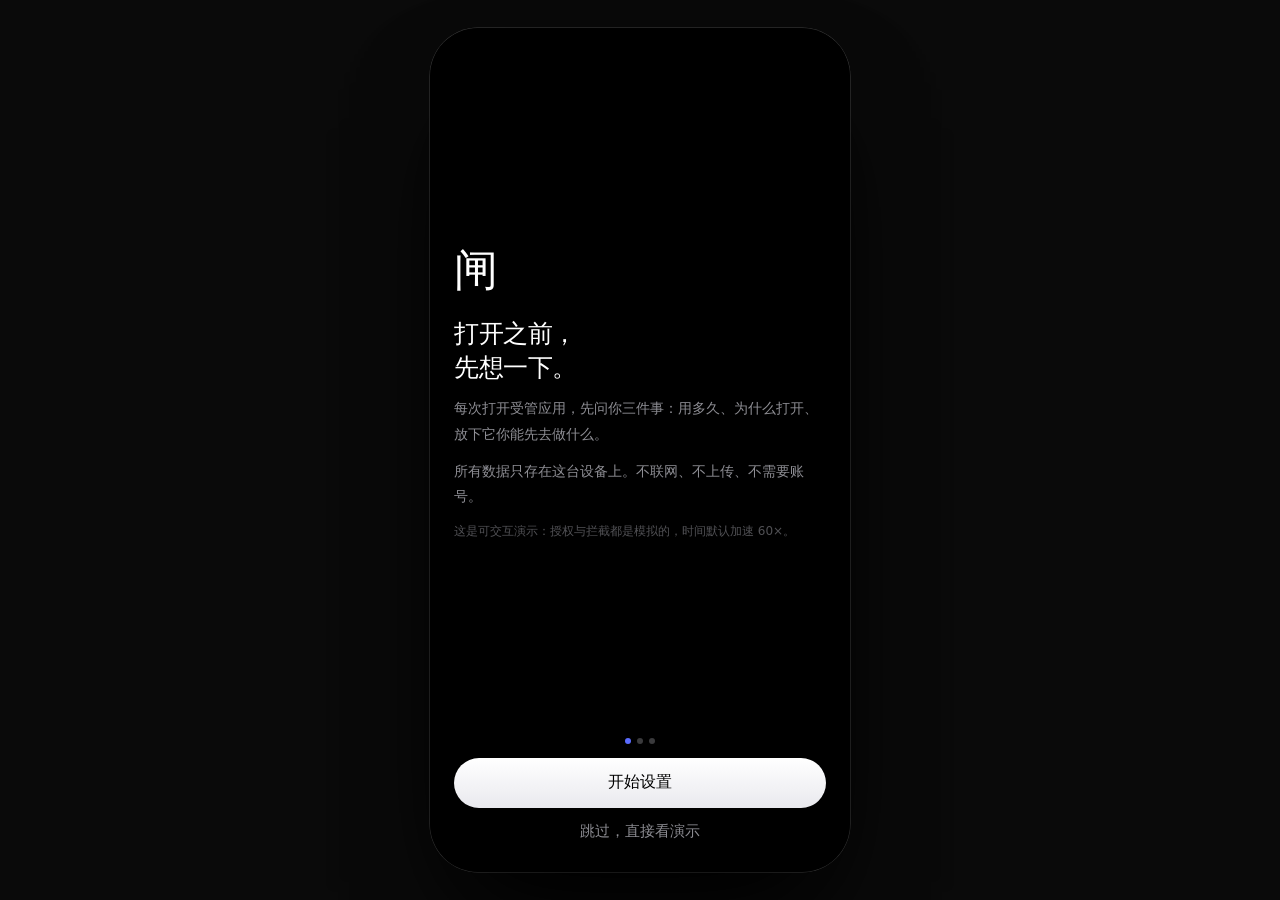
<file: demo/index.html>
<!DOCTYPE html>
<html lang="zh-CN" data-theme="dark">
<head>
<meta charset="utf-8">
<meta name="viewport" content="width=device-width, initial-scale=1, viewport-fit=cover">
<meta name="theme-color" content="#000000">
<meta name="color-scheme" content="dark light">
<title>闸 · TimeGate — 第一版演示</title>
<style>
/* ===========================================================
   闸 · TimeGate — Design tokens
   用色方式对齐 iOS 系统语义色（UIKit Semantic Colors）
   原则：90% 中性 + 1 个 tint，tint 面积 <5%
   =========================================================== */

:root {
  --font: -apple-system, BlinkMacSystemFont, "SF Pro Text", "Segoe UI",
          "PingFang SC", "HarmonyOS Sans SC", "Microsoft YaHei", system-ui, sans-serif;

  /* 圆角阶梯 —— iOS 分组卡片是 10~12，不是 24 */
  --r-xs: 8px;
  --r-sm: 10px;
  --r-md: 12px;
  --r-lg: 16px;
  --r-xl: 22px;
  --r-full: 999px;

  --ease-out:    cubic-bezier(.22,.78,.24,1);
  --ease-in-out: cubic-bezier(.65,0,.35,1);
  --ease-spring: cubic-bezier(.34,1.4,.64,1);

  --d1: .12s;
  --d2: .2s;
  --d3: .38s;
  --d4: .6s;

  /* 玻璃 */
  --glass-blur: 30px;
  --glass-mix: 74%;
  --bar-h: 64px;
}

/* ---------- 深色 ---------- */
html[data-theme="dark"] {
  --bg:        #000000;
  --surface:   #1C1C1E;
  --surface-2: #2C2C2E;
  --surface-3: #3A3A3C;

  --line:        rgba(84,84,88,.62);
  --line-strong: rgba(84,84,88,.95);

  --text-1: #FFFFFF;
  --text-2: rgba(235,235,245,.60);
  --text-3: rgba(235,235,245,.34);

  --tint:      #4E5CEC;
  --tint-on:   #5B6CFF;
  --tint-soft: rgba(91,108,255,.24);
  --tint-ink:  #FFFFFF;

  --danger: #FF453A;
  --warn:   #FF9F0A;

  --ring-track: rgba(120,120,128,.32);

  --btn-solid:    #FFFFFF;
  --btn-solid-ink:#000000;
  --btn-solid-hi: rgba(255,255,255,.55);

  --tab-idle: rgba(235,235,245,.50);

  color-scheme: dark;
}

/* ---------- 浅色 ---------- */
html[data-theme="light"] {
  --bg:        #F2F2F7;
  --surface:   #FFFFFF;
  --surface-2: #E9E9EE;
  --surface-3: #D6D6DC;

  --line:        rgba(60,60,67,.26);
  --line-strong: rgba(60,60,67,.42);

  --text-1: #000000;
  --text-2: rgba(60,60,67,.60);
  --text-3: rgba(60,60,67,.34);

  --tint:      #4655DB;
  --tint-on:   #3541C9;
  --tint-soft: rgba(70,85,219,.14);
  --tint-ink:  #FFFFFF;

  --danger: #FF3B30;
  --warn:   #C77700;

  --ring-track: rgba(120,120,128,.20);

  --btn-solid:    #000000;
  --btn-solid-ink:#FFFFFF;
  --btn-solid-hi: rgba(255,255,255,.20);

  --tab-idle: rgba(60,60,67,.52);

  color-scheme: light;
}

/* ===========================================================
   闸 · TimeGate — 界面样式（iOS 语义色 / 液态玻璃）
   =========================================================== */

*, *::before, *::after { box-sizing: border-box; }
html, body { height: 100%; }
body {
  margin: 0;
  background: var(--bg);
  color: var(--text-1);
  font-family: var(--font);
  font-size: 15px;
  line-height: 1.5;
  -webkit-font-smoothing: antialiased;
  text-rendering: optimizeLegibility;
  overscroll-behavior: none;
}
button { font: inherit; color: inherit; }
h1, h2, p { margin: 0; }

.num { font-variant-numeric: tabular-nums; font-feature-settings: "tnum" 1; }
.t-3 { color: var(--text-3); font-size: 13px; }

/* ---------- 外壳 ---------- */
#app { position: relative; height: 100dvh; overflow: hidden; background: var(--bg); }

#screens {
  height: 100%;
  overflow-y: auto;
  -webkit-overflow-scrolling: touch;
  padding: calc(env(safe-area-inset-top) + 16px) 20px calc(96px + env(safe-area-inset-bottom));
  scrollbar-width: none;
}
#screens::-webkit-scrollbar { display: none; }

.screen { display: none; animation: screen-in .32s var(--ease-out); }
.screen.is-active { display: block; }
@keyframes screen-in { from { opacity: 0; transform: translateY(5px); } to { opacity: 1; transform: none; } }

@media (min-width: 780px) {
  body { display: grid; place-items: center; background: #0A0A0A; }
  #app {
    width: 420px;
    height: min(880px, calc(100dvh - 56px));
    border-radius: 48px;
    box-shadow: 0 0 0 .5px rgba(255,255,255,.12), 0 60px 120px -40px rgba(0,0,0,.95);
    overflow: hidden;
  }
  .overlay {
    inset: auto;
    left: 50%;
    top: 50%;
    width: 420px;
    height: min(880px, calc(100dvh - 56px));
    transform: translate(-50%, -50%);
    border-radius: 48px;
    overflow: hidden;
    box-shadow: 0 0 0 .5px rgba(255,255,255,.12), 0 50px 110px -40px rgba(0,0,0,.95);
  }
}

/* ---------- 标题 ---------- */
.hd { display: flex; align-items: flex-start; justify-content: space-between; gap: 16px; margin: 6px 0 20px; }
.hd--tight { margin-bottom: 16px; }
.hd__title { font-size: 30px; font-weight: 500; letter-spacing: -.022em; }
.hd__title--sm { font-size: 24px; }
.hd__sub { color: var(--text-2); font-size: 13px; margin-top: 3px; }

.icon-btn {
  width: 36px; height: 36px; flex: none;
  display: grid; place-items: center;
  border: 0; border-radius: var(--r-full);
  background: var(--surface-2);
  color: var(--text-2);
  cursor: pointer;
  transition: transform var(--d2) var(--ease-out), background var(--d2), color var(--d2);
}
.icon-btn svg { width: 18px; height: 18px; fill: none; stroke: currentColor; stroke-width: 1.8; stroke-linecap: round; stroke-linejoin: round; }
.icon-btn:hover { background: var(--surface-3); color: var(--text-1); }
.icon-btn:active { transform: scale(.93); }

/* ---------- 环形 ---------- */
.hero { text-align: center; margin: 10px 0 24px; }
.ring-wrap { position: relative; width: 212px; height: 212px; margin: 0 auto; }
.ring { width: 212px; height: 212px; display: block; }
.ring__track { fill: none; stroke: var(--ring-track); stroke-width: 9; }
.ring__center { position: absolute; inset: 0; display: flex; flex-direction: column; align-items: center; justify-content: center; gap: 3px; }
.ring__num { font-size: 40px; font-weight: 500; letter-spacing: -.035em; line-height: 1; }
.ring__cap { font-size: 12px; color: var(--text-3); letter-spacing: .02em; }
.hero__delta { margin-top: 14px; font-size: 13px; color: var(--text-2); }

/* ---------- 卡片 ---------- */
.card {
  background: var(--surface);
  border-radius: var(--r-md);
  padding: 15px;
}
.card + .card { margin-top: 10px; }

/* 构成环的图例 */
.legend { display: flex; flex-wrap: wrap; gap: 8px 14px; justify-content: center; margin-top: 12px; font-size: 11px; color: var(--text-2); }
.legend span { display: inline-flex; align-items: center; gap: 5px; }
.legend i { width: 6px; height: 6px; border-radius: 50%; }

.focus-card { display: flex; align-items: center; justify-content: space-between; gap: 12px; margin-top: 10px; }
.focus-card__l { min-width: 0; }
.focus-card__name { font-size: 17px; font-weight: 500; margin-top: 5px; letter-spacing: -.01em; }
.focus-card__meta { font-size: 12px; color: var(--text-3); margin-top: 2px; }

/* ---------- 按钮 ---------- */
.btn {
  position: relative;
  isolation: isolate;
  display: inline-flex;
  align-items: center;
  justify-content: center;
  gap: 8px;
  height: 50px;
  padding: 0 22px 3px;
  border: 0;
  border-radius: var(--r-full);
  font-size: 16px;
  font-weight: 500;
  line-height: 1;
  letter-spacing: -.01em;
  cursor: pointer;
  user-select: none;
  -webkit-user-select: none;
  touch-action: manipulation;
  transition: transform var(--d2) var(--ease-out),
              background var(--d2) var(--ease-out),
              filter var(--d2) var(--ease-out);
}
.btn:active { transform: scale(.972); }
.btn:disabled { opacity: .3; cursor: not-allowed; transform: none !important; }
.btn:focus-visible { outline: none; box-shadow: 0 0 0 3px var(--tint-soft); }

.btn--block { display: flex; width: 100%; margin-top: 10px; }
.btn--sm { height: 36px; padding: 0 16px 2px; font-size: 14px; border-radius: var(--r-full); }
.btn--xs { height: 30px; padding: 0 13px 1px; font-size: 13px; border-radius: var(--r-full); }

/* 主按钮：白/黑反色实心 —— iOS 里最高优先级动作的做法 */
html[data-theme="dark"] .btn--primary {
  background: linear-gradient(180deg, #FFFFFF, #E9E9EE);
  color: #000000;
  box-shadow: 0 12px 28px -18px rgba(0,0,0,.95);
}
html[data-theme="dark"] .btn--primary:active { background: linear-gradient(180deg, #E4E4EA, #D6D6DC); }
html[data-theme="light"] .btn--primary {
  background: linear-gradient(180deg, #2C2C2E, #000000);
  color: #FFFFFF;
  box-shadow: 0 10px 24px -16px rgba(0,0,0,.7);
}
html[data-theme="light"] .btn--primary:active { background: linear-gradient(180deg, #3A3A3C, #1C1C1E); }

/* 玻璃按钮 */
.btn--glass {
  color: var(--text-1);
  background: linear-gradient(180deg, rgba(255,255,255,.13), rgba(255,255,255,.045));
  box-shadow:
    inset 0 1px 0 rgba(255,255,255,.24),
    inset 0 -1px 0 rgba(0,0,0,.28),
    inset 0 0 0 .5px rgba(255,255,255,.10);
}
.btn--glass::before {
  content: '';
  position: absolute;
  inset: 0;
  z-index: -1;
  border-radius: inherit;
  background: radial-gradient(110px 76px at var(--mx, 50%) var(--my, 0%),
              rgba(255,255,255,.28), rgba(255,255,255,0) 72%);
  opacity: .55;
  transition: opacity var(--d2);
}
.btn--glass:hover { background: linear-gradient(180deg, rgba(255,255,255,.18), rgba(255,255,255,.07)); }
.btn--glass:active { filter: brightness(.92); }

html[data-theme="light"] .btn--glass {
  background: linear-gradient(180deg, #FFFFFF, #F4F4F8);
  box-shadow: inset 0 0 0 .5px rgba(60,60,67,.12), 0 6px 16px -14px rgba(0,0,0,.4);
}
html[data-theme="light"] .btn--glass::before {
  background: radial-gradient(110px 76px at var(--mx,50%) var(--my,0%), rgba(255,255,255,.9), transparent 72%);
  opacity: .9;
}

/* 幽灵 */
.btn--ghost {
  color: var(--text-2);
  background: transparent;
  box-shadow: inset 0 0 0 .5px var(--line-strong);
  height: 46px;
  font-size: 15px;
}
.btn--ghost:hover { color: var(--text-1); background: var(--surface-2); }

/* 危险 */
.btn--danger {
  color: var(--danger);
  background: transparent;
  box-shadow: inset 0 0 0 .5px rgba(255,69,58,.35);
}
.btn--danger:hover { background: rgba(255,69,58,.10); }

/* ---------- 底部导航：悬浮胶囊 + 双层玻璃 ---------- */
.tabbar {
  position: absolute;
  left: 0; right: 0; bottom: 0;
  padding: 0 16px calc(10px + env(safe-area-inset-bottom));
  z-index: 20;
  pointer-events: none;
}
.tabbar.is-compact { --bar-h: 56px; }

.tabbar__capsule {
  position: relative;
  display: grid;
  grid-template-columns: repeat(4, 1fr);
  height: var(--bar-h);
  border-radius: calc(var(--bar-h) / 2);
  pointer-events: auto;
  background: color-mix(in srgb, var(--surface) calc(var(--glass-alpha, .55) * 100%), transparent);
  -webkit-backdrop-filter: blur(var(--glass-blur)) saturate(180%);
  backdrop-filter: blur(var(--glass-blur)) saturate(180%);
  box-shadow:
    inset 0 1px 0 rgba(255,255,255,.26),
    inset 0 -1px 0 rgba(0,0,0,.55),
    0 0 0 .5px rgba(255,255,255,.13),
    0 16px 38px -16px rgba(0,0,0,.95);
  transition: height var(--d3) var(--ease-out), border-radius var(--d3) var(--ease-out);
  overflow: hidden;
}

/* 边缘折射与顶光：让它是"玻璃"而不是"半透明色块" */
.tabbar__capsule::before {
  content: '';
  position: absolute;
  inset: 0;
  border-radius: inherit;
  pointer-events: none;
  background:
    radial-gradient(86px 42px at 5% 4%, rgba(255,255,255,.22), transparent 72%),
    radial-gradient(90px 44px at 96% 100%, rgba(255,255,255,.12), transparent 72%),
    linear-gradient(180deg, rgba(255,255,255,.10), rgba(255,255,255,0) 48%);
}

.tabbar__ind {
  position: absolute;
  top: calc((var(--bar-h) - 46px) / 2);
  left: 0;
  width: 25%;
  height: 46px;
  display: grid;
  place-items: center;
  pointer-events: none;
  z-index: 0;
  transition: transform .42s var(--ease-spring), top var(--d3) var(--ease-out);
}
.tabbar__ind::before {
  content: '';
  width: calc(100% - 28px);
  height: 46px;
  border-radius: 23px;
  background: rgba(255,255,255,.13);
  -webkit-backdrop-filter: blur(10px) saturate(160%);
  backdrop-filter: blur(10px) saturate(160%);
  box-shadow:
    inset 0 1px 0 rgba(255,255,255,.40),
    inset 0 -1px 0 rgba(0,0,0,.24),
    0 6px 16px -10px rgba(0,0,0,.8);
}

.tab {
  position: relative;
  z-index: 1;
  display: flex;
  flex-direction: column;
  align-items: center;
  justify-content: center;
  gap: 3px;
  padding: 0;
  background: none;
  border: 0;
  color: var(--tab-idle);
  cursor: pointer;
  -webkit-tap-highlight-color: transparent;
  transition: color var(--d2) var(--ease-out);
}
.tab svg {
  width: 23px; height: 23px;
  fill: none;
  stroke: currentColor;
  stroke-width: 1.7;
  stroke-linecap: round;
  stroke-linejoin: round;
  transition: transform var(--d3) var(--ease-spring);
}
.tab svg .fill { fill: currentColor; stroke: none; opacity: 0; transition: opacity var(--d2); }
.tab__label { font-size: 10px; letter-spacing: .01em; }
.tab.is-active { color: var(--tint-on); }
.tab.is-active svg { transform: scale(1.08) translateY(-.5px); }
.tab.is-active svg .fill { opacity: 1; }
.tab:active svg { transform: scale(.9); }

/* 浅色主题下的玻璃 */
html[data-theme="light"] .tabbar__capsule {
  box-shadow:
    inset 0 1px 0 rgba(255,255,255,.95),
    inset 0 -1px 0 rgba(0,0,0,.06),
    0 0 0 .5px rgba(60,60,67,.10),
    0 14px 30px -18px rgba(0,0,0,.45);
}
html[data-theme="light"] .tabbar__capsule::before {
  background:
    radial-gradient(86px 42px at 5% 4%, rgba(255,255,255,.9), transparent 72%),
    linear-gradient(180deg, rgba(255,255,255,.7), rgba(255,255,255,0) 48%);
}
html[data-theme="light"] .tabbar__ind::before {
  background: #FFFFFF;
  box-shadow: 0 2px 8px rgba(0,0,0,.10), inset 0 0 0 .5px rgba(60,60,67,.06);
}

/* ---------- 列表 ---------- */
.list { display: flex; flex-direction: column; gap: 8px; }
.app-row {
  display: flex;
  align-items: center;
  gap: 13px;
  width: 100%;
  padding: 13px 14px;
  border: 0;
  border-radius: var(--r-md);
  background: var(--surface);
  text-align: left;
  cursor: pointer;
  transition: transform var(--d2) var(--ease-out), background var(--d2);
}
.app-row:hover { background: var(--surface-2); }
.app-row:active { transform: scale(.985); }

.app-ico {
  width: 40px; height: 40px; flex: none;
  display: grid; place-items: center;
  border-radius: 10px;
  font-size: 15px; font-weight: 500;
  color: #FFFFFF;
  background: linear-gradient(180deg, var(--tint-on), var(--tint));
}
.app-main { flex: 1; min-width: 0; display: block; }
.app-top { display: flex; justify-content: space-between; align-items: baseline; gap: 10px; }
.app-name { font-size: 16px; letter-spacing: -.01em; }
.app-use { font-size: 12px; color: var(--text-3); }
.app-bar { display: block; height: 4px; border-radius: 2px; background: var(--ring-track); margin-top: 7px; overflow: hidden; }
.app-bar > i { display: block; height: 100%; border-radius: 2px; background: linear-gradient(90deg, var(--tint), var(--tint-on)); transition: width .7s var(--ease-out); }

.hint { font-size: 12px; color: var(--text-3); line-height: 1.65; margin: 14px 2px 0; }

/* ---------- 统计 ---------- */
.chart-card { padding: 18px 14px 12px; }
.chart { display: flex; align-items: flex-end; gap: 8px; height: 128px; }
.chart__col { flex: 1; display: flex; flex-direction: column; justify-content: flex-end; align-items: center; height: 100%; }
.chart__bar {
  width: 100%;
  max-width: 24px;
  border-radius: 5px;
  background: linear-gradient(180deg, var(--tint-on), var(--tint));
  opacity: .38;
  transform-origin: bottom;
  animation: bar-in .55s var(--ease-out) both;
}
.chart__col.is-today .chart__bar { opacity: 1; }
@keyframes bar-in { from { transform: scaleY(.02); opacity: 0; } }
.chart__axis { display: flex; gap: 8px; margin-top: 10px; }
.chart__axis span { flex: 1; text-align: center; font-size: 11px; color: var(--text-3); }

.sect { font-size: 13px; font-weight: 400; color: var(--text-2); margin: 24px 2px 8px; }

.rank-row { display: flex; align-items: center; gap: 12px; padding: 10px 0; }
.rank-row + .rank-row { border-top: .5px solid var(--line); }
.rank-name { width: 66px; font-size: 13px; flex: none; }
.rank-bar { flex: 1; height: 6px; border-radius: 3px; background: var(--ring-track); overflow: hidden; }
.rank-bar > i { display: block; height: 100%; border-radius: 3px; background: linear-gradient(90deg, var(--tint), var(--tint-on)); }
.rank-val { width: 46px; text-align: right; font-size: 12px; color: var(--text-2); flex: none; }

.funnel__row { display: flex; justify-content: space-between; font-size: 13px; padding: 7px 0; }
.funnel__big { font-size: 32px; font-weight: 500; letter-spacing: -.03em; margin: 6px 0 8px; color: var(--tint-on); }
.funnel__track { height: 7px; border-radius: 4px; background: var(--ring-track); overflow: hidden; }
.funnel__track > i { display: block; height: 100%; border-radius: 4px; background: linear-gradient(90deg, var(--tint), var(--tint-on)); transition: width .9s var(--ease-out); }

/* ---------- 设置行 ---------- */
.row { display: flex; align-items: center; justify-content: space-between; gap: 14px; padding: 10px 0; }
.row + .row { border-top: .5px solid var(--line); }
.row--stack { display: block; }
.row__top { display: flex; justify-content: space-between; align-items: baseline; }

.seg { display: inline-flex; padding: 3px; border-radius: var(--r-full); background: rgba(118,118,128,.24); }
.seg button {
  border: 0; background: none; color: var(--text-1);
  font-size: 13px; line-height: 1; padding: 8px 14px; border-radius: var(--r-full);
  cursor: pointer;
  transition: background var(--d2), box-shadow var(--d2);
}
.seg button.is-on { background: var(--surface-3); box-shadow: 0 1px 3px rgba(0,0,0,.35); }
html[data-theme="light"] .seg { background: rgba(118,118,128,.14); }
html[data-theme="light"] .seg button.is-on { background: #FFFFFF; box-shadow: 0 1px 3px rgba(0,0,0,.16); }

.range { -webkit-appearance: none; appearance: none; width: 100%; height: 26px; background: transparent; margin-top: 8px; }
.range::-webkit-slider-runnable-track { height: 4px; border-radius: 2px; background: var(--ring-track); }
.range::-webkit-slider-thumb {
  -webkit-appearance: none; appearance: none;
  width: 24px; height: 24px; margin-top: -10px;
  border-radius: 50%;
  background: #FFFFFF;
  box-shadow: 0 2px 6px rgba(0,0,0,.45), inset 0 0 0 .5px rgba(0,0,0,.06);
  cursor: pointer;
}
html[data-theme="light"] .range::-webkit-slider-thumb { background: #FFFFFF; box-shadow: 0 1px 4px rgba(0,0,0,.3), inset 0 0 0 .5px rgba(0,0,0,.08); }
.range::-moz-range-track { height: 4px; border-radius: 2px; background: var(--ring-track); }
.range::-moz-range-thumb { width: 24px; height: 24px; border: 0; border-radius: 50%; background: #FFFFFF; }

.switch { position: relative; display: inline-flex; }
.switch input { position: absolute; opacity: 0; width: 0; height: 0; }
.switch i {
  width: 51px; height: 31px; border-radius: var(--r-full);
  background: rgba(120,120,128,.32);
  position: relative;
  transition: background .3s var(--ease-out);
}
.switch i::after {
  content: ''; position: absolute; top: 2px; left: 2px;
  width: 27px; height: 27px; border-radius: 50%;
  background: #FFFFFF;
  box-shadow: 0 3px 8px rgba(0,0,0,.15), 0 1px 1px rgba(0,0,0,.16);
  transition: transform .34s var(--ease-spring);
}
.switch input:checked + i { background: var(--tint); }
.switch input:checked + i::after { transform: translateX(20px); }

.foot { text-align: center; font-size: 11px; color: var(--text-3); line-height: 1.8; margin: 26px 0 8px; }

/* ---------- 弹窗 / 全屏层 ---------- */
.overlay {
  position: fixed;
  inset: 0;
  z-index: 60;
  display: flex;
  flex-direction: column;
  animation: overlay-in .2s var(--ease-out);
}
.overlay[hidden] { display: none; }
.overlay--full { background: var(--bg); }
.overlay--sheet {
  justify-content: flex-end;
  background: rgba(0, 0, 0, .46);
  -webkit-backdrop-filter: blur(2px);
  backdrop-filter: blur(2px);
}
.overlay--full .panel { flex: 1; display: flex; flex-direction: column; min-height: 0; }
.overlay--sheet .panel {
  background: var(--bg);
  border-radius: 28px 28px 0 0;
  max-height: 88%;
  overflow-y: auto;
  padding: 8px 20px calc(env(safe-area-inset-bottom) + 10px);
  animation: sheet-up .42s var(--ease-spring);
  box-shadow: 0 -24px 60px -24px rgba(0, 0, 0, .9);
}
@keyframes overlay-in { from { opacity: 0; } to { opacity: 1; } }
@keyframes sheet-up { from { transform: translateY(100%); } }

.grab { width: 36px; height: 5px; border-radius: 3px; background: var(--surface-3); margin: 6px auto 14px; }
.sheet-kicker { font-size: 12px; color: var(--text-3); text-align: center; }
.sheet-title { font-size: 22px; font-weight: 500; letter-spacing: -.02em; margin-top: 6px; text-align: center; }

.dur { display: grid; grid-template-columns: repeat(3, 1fr); gap: 10px; margin-top: 18px; }
.dur__item {
  border: 0; background: var(--surface-2); border-radius: 16px;
  padding: 15px 6px; display: flex; flex-direction: column; align-items: center; gap: 2px;
  cursor: pointer;
  transition: background var(--d2), transform var(--d2) var(--ease-out);
}
.dur__item b { font-size: 21px; font-weight: 500; letter-spacing: -.02em; }
.dur__item span { font-size: 11px; color: var(--text-2); }
.dur__item:active { transform: scale(.96); }
.dur__item.is-on { background: var(--tint); }
.dur__item.is-on b { color: #FFFFFF; }
.dur__item.is-on span { color: rgba(255, 255, 255, .72); }

.custom { margin-top: 14px; padding: 12px 14px; background: var(--surface); border-radius: var(--r-md); }
.custom__top { display: flex; justify-content: space-between; align-items: baseline; }
.custom__top b { font-size: 17px; font-weight: 500; }

.textlink {
  display: flex;
  align-items: center;
  justify-content: center;
  width: 100%; height: 46px;
  border: 0; background: none;
  color: var(--text-2); font-size: 15px; line-height: 1;
  cursor: pointer;
  transition: opacity var(--d2);
}
.textlink:active { opacity: .55; }
.textlink--dim { color: var(--text-3); font-size: 13px; height: 40px; }

/* ---------- 首次引导 ---------- */
.ob {
  position: fixed; inset: 0; z-index: 80;
  display: flex; flex-direction: column;
  background: var(--bg);
  animation: overlay-in .24s var(--ease-out);
}
.ob[hidden] { display: none; }
.ob__body { flex: 1; overflow-y: auto; padding: 34px 24px 10px; display: flex; flex-direction: column; justify-content: center; }
.ob__mark { font-size: 44px; font-weight: 500; letter-spacing: -.045em; }
.ob__h { font-size: 25px; font-weight: 500; letter-spacing: -.02em; margin-top: 14px; line-height: 1.34; }
.ob__p { font-size: 14px; color: var(--text-2); line-height: 1.8; margin-top: 12px; }
.ob__foot { padding: 10px 24px calc(env(safe-area-inset-bottom) + 18px); }
.ob__dots { display: flex; gap: 6px; justify-content: center; margin-bottom: 14px; }
.ob__dots i { width: 6px; height: 6px; border-radius: 50%; background: var(--surface-3); transition: background .25s; }
.ob__dots i.on { background: var(--tint-on); }

.perm { display: flex; align-items: center; gap: 12px; padding: 13px 0; border-bottom: .5px solid var(--line); }
.perm:last-child { border-bottom: 0; }
.perm__t { flex: 1; }
.perm__n { font-size: 15px; }
.perm__d { font-size: 12px; color: var(--text-3); margin-top: 2px; line-height: 1.5; }

.pick { display: flex; align-items: center; gap: 12px; padding: 11px 0; border-bottom: .5px solid var(--line); cursor: pointer; }
.pick:last-child { border-bottom: 0; }
.pick__name { flex: 1; font-size: 15px; }
.pick__use { font-size: 12px; color: var(--text-3); }
.pick__ck {
  width: 22px; height: 22px; border-radius: 50%;
  display: grid; place-items: center;
  box-shadow: inset 0 0 0 1.5px var(--line-strong);
  color: transparent; font-size: 12px;
  transition: background var(--d2), color var(--d2);
}
.pick.on .pick__ck { background: var(--tint); box-shadow: none; color: #FFFFFF; }

.ov-top {
  display: flex;
  align-items: center;
  justify-content: space-between;
  padding: calc(env(safe-area-inset-top) + 16px) 20px 8px;
}
.ov-step { font-size: 12px; color: var(--text-3); letter-spacing: .02em; }
.ov-dots { display: inline-flex; gap: 6px; margin-left: 10px; vertical-align: middle; }
.ov-dots i { width: 6px; height: 6px; border-radius: 50%; background: var(--surface-3); transition: background .3s, transform .3s; }
.ov-dots i.on { background: var(--tint-on); transform: scale(1.15); }
.ov-close {
  width: 32px; height: 32px; border: 0; border-radius: 50%;
  background: var(--surface-2); color: var(--text-2);
  font-size: 15px; line-height: 1; cursor: pointer;
  display: grid; place-items: center;
  transition: background var(--d2), transform var(--d2);
}
.ov-close:hover { background: var(--surface-3); }
.ov-close:active { transform: scale(.9); }

.ov-body { flex: 1; overflow-y: auto; padding: 16px 20px; }

.q-title { font-size: 28px; line-height: 1.32; letter-spacing: -.022em; font-weight: 500; }
.q-title em { font-style: normal; color: var(--tint-on); }
.q-sub { font-size: 13px; color: var(--text-2); margin-top: 10px; }

.chips { display: flex; flex-wrap: wrap; gap: 8px; margin-top: 22px; }
.chip {
  padding: 9px 16px;
  border-radius: var(--r-full);
  border: 0;
  background: var(--surface-2);
  color: var(--text-1);
  font-size: 14px;
  cursor: pointer;
  transition: background var(--d2), transform var(--d2) var(--ease-out), box-shadow var(--d2);
}
.chip:hover { background: var(--surface-3); }
.chip:active { transform: scale(.96); }
.chip.is-on { background: var(--tint); color: var(--tint-ink); box-shadow: 0 6px 18px -10px var(--tint); }
.chip:disabled { opacity: .3; cursor: not-allowed; }

.field {
  margin-top: 18px;
  border-radius: var(--r-md);
  background: var(--surface);
  padding: 13px 15px;
  box-shadow: inset 0 0 0 .5px var(--line);
  transition: box-shadow var(--d2);
}
.field:focus-within { box-shadow: inset 0 0 0 1.5px var(--tint); }
.field textarea {
  width: 100%; min-height: 62px; resize: none;
  border: 0; background: none; outline: none;
  color: var(--text-1);
  font-family: inherit;
  font-size: 16px; line-height: 1.55;
}
.field textarea::placeholder { color: var(--text-3); }

.ov-foot { padding: 12px 20px calc(env(safe-area-inset-bottom) + 18px); }
.ov-foot .btn { width: 100%; }
.ov-foot .hint { text-align: center; margin: 11px 0 0; }

/* 倒计时 */
.count { flex: 1; display: flex; flex-direction: column; align-items: center; justify-content: center; padding: 0 20px; }
.count__app { font-size: 11px; letter-spacing: .18em; color: var(--text-3); text-transform: uppercase; }
.count__num { font-size: 78px; font-weight: 300; letter-spacing: -.045em; line-height: 1; margin: 16px 0 6px; font-variant-numeric: tabular-nums; }
.count__of { font-size: 12px; color: var(--text-3); }
.count__intent { margin-top: 26px; font-size: 14px; color: var(--text-2); text-align: center; max-width: 300px; line-height: 1.65; }
.count__intent b { color: var(--text-1); font-weight: 500; }
.count__warn { margin-top: 18px; font-size: 13px; color: var(--warn); opacity: 0; transition: opacity .4s; }
.count__warn.on { opacity: 1; }

/* 回收 */
.reclaim { flex: 1; display: flex; flex-direction: column; justify-content: center; padding: 0 20px; }
.reclaim__k { font-size: 11px; letter-spacing: .18em; color: var(--tint-on); text-transform: uppercase; }
.reclaim__t { font-size: 30px; line-height: 1.35; font-weight: 500; letter-spacing: -.022em; margin-top: 14px; }
.reclaim__t b { color: var(--tint-on); }
.reclaim__box {
  margin-top: 20px; padding: 15px; border-radius: var(--r-md);
  background: var(--surface);
}
.reclaim__box p { font-size: 14px; color: var(--text-1); line-height: 1.6; }
.reclaim__box span { display: block; font-size: 11px; color: var(--text-3); margin-bottom: 4px; }

/* 专注 */
.focus-inner { flex: 1; display: flex; flex-direction: column; align-items: center; justify-content: center; padding: 0 20px; }
.focus-time { font-size: 66px; font-weight: 300; letter-spacing: -.045em; font-variant-numeric: tabular-nums; }
.focus-task { margin-top: 8px; font-size: 14px; color: var(--text-2); }
.focus-note { margin-top: 22px; font-size: 12px; color: var(--text-3); text-align: center; max-width: 260px; line-height: 1.65; }

/* Toast */
.toast {
  position: fixed;
  left: 50%;
  bottom: calc(94px + env(safe-area-inset-bottom));
  transform: translate(-50%, 10px);
  padding: 10px 18px;
  border-radius: var(--r-full);
  background: var(--surface-3);
  color: var(--text-1);
  font-size: 13px;
  box-shadow: 0 12px 30px -14px rgba(0,0,0,.8);
  opacity: 0;
  pointer-events: none;
  transition: opacity .22s, transform .34s var(--ease-spring);
  z-index: 90;
}
.toast.on { opacity: 1; transform: translate(-50%, 0); }

/* ---------- 降级 ---------- */
@media (max-width: 360px) {
  #screens { padding-left: 16px; padding-right: 16px; }
  .ring-wrap, .ring { width: 190px; height: 190px; }
  .count__num { font-size: 66px; }
}

@media (prefers-reduced-transparency: reduce) {
  .tabbar__capsule { background: var(--surface); backdrop-filter: none; -webkit-backdrop-filter: none; }
  .tabbar__ind::before { background: var(--surface-3); backdrop-filter: none; -webkit-backdrop-filter: none; }
}
@media (prefers-contrast: more) {
  .tabbar__capsule { background: var(--surface); }
  .card, .app-row, .field { box-shadow: inset 0 0 0 1px var(--text-3); }
}
@media (prefers-reduced-motion: reduce) {
  *, *::before, *::after { animation-duration: .01ms !important; transition-duration: .15s !important; }
  .screen { animation: none; }
  .btn:active { transform: none; }
}
@supports not ((backdrop-filter: blur(1px)) or (-webkit-backdrop-filter: blur(1px))) {
  .tabbar__capsule { background: var(--surface); }
  .tabbar__ind::before { background: var(--surface-3); }
}

/* 桌面：全屏层与引导也裁进手机框 */
@media (min-width: 780px) {
  .overlay, .ob {
    inset: auto;
    left: 50%;
    top: 50%;
    width: 420px;
    height: min(880px, calc(100dvh - 56px));
    transform: translate(-50%, -50%);
    border-radius: 48px;
    overflow: hidden;
    box-shadow: 0 0 0 .5px rgba(255,255,255,.12), 0 50px 110px -40px rgba(0,0,0,.95);
  }
}

/* ===========================================================
   第一版演示 · 附加样式（只加演示需要的东西，不动设计系统）
   =========================================================== */

/* 今日页顶部的演示入口（只存在于演示版） */
.demo-strip {
  display: flex;
  align-items: center;
  gap: 8px;
  width: 100%;
  margin: -4px 0 6px;
  padding: 9px 12px;
  border: 0;
  border-radius: var(--r-md);
  background: var(--surface);
  color: var(--text-2);
  font-size: 12px;
  line-height: 1.4;
  text-align: left;
  cursor: pointer;
  transition: background var(--d2), transform var(--d2) var(--ease-out);
}
.demo-strip:hover { background: var(--surface-2); }
.demo-strip:active { transform: scale(.99); }
.demo-strip__txt { flex: 1; min-width: 0; }
.demo-strip__go { flex: none; color: var(--text-3); }

.demo-badge {
  flex: none;
  padding: 2px 7px 3px;
  border-radius: var(--r-full);
  background: var(--surface-2);
  color: var(--text-2);
  font-size: 10px;
  letter-spacing: .08em;
}

/* 倒计时里的加速说明（只在 speed > 1 时出现） */
.count__speed { margin-top: 9px; font-size: 11px; color: var(--text-3); letter-spacing: .01em; }

/* 专注页的加速说明 */
.focus-speed { margin-top: 10px; font-size: 11px; color: var(--text-3); }

.hint--tight { margin-top: 6px; }

</style>
</head>
<body>
<div id="app">

  <main id="screens">

    <!-- ==================== 今日 ==================== -->
    <section class="screen is-active" data-screen="today">
      <header class="hd">
        <div>
          <h1 class="hd__title" id="greet">晚上好</h1>
          <p class="hd__sub" id="todayDate">—</p>
        </div>
        <button class="icon-btn" id="themeBtn" aria-label="切换主题">
          <svg viewBox="0 0 24 24" aria-hidden="true">
            <path d="M20 14.5A8.2 8.2 0 0 1 9.5 4a8.5 8.5 0 1 0 10.5 10.5Z"/>
          </svg>
        </button>
      </header>

      <button class="demo-strip" id="demoStart">
        <span class="demo-badge">演示</span>
        <span class="demo-strip__txt">点「应用」→ 抖音，约 20 秒走完一次闸门</span>
        <span class="demo-strip__go">→</span>
      </button>

      <div class="hero">
        <div class="ring-wrap">
          <svg class="ring" viewBox="0 0 200 200" aria-hidden="true">
            <circle class="ring__track" cx="100" cy="100" r="86"/>
            <g id="donut"></g>
          </svg>
          <div class="ring__center">
            <div class="ring__num" id="ringNum">0m</div>
            <div class="ring__cap">今日已用</div>
          </div>
        </div>
        <div class="legend" id="legend"></div>
        <p class="hero__delta" id="heroDelta">—</p>
      </div>

      <div class="card focus-card" id="focusCard">
        <div class="focus-card__l">
          <p class="t-3">今天最想先放下</p>
          <p class="focus-card__name" id="topAppName">—</p>
          <p class="focus-card__meta" id="topAppMeta">—</p>
        </div>
        <button class="btn btn--glass btn--sm" id="topAppOpen">现在打开</button>
      </div>

      <button class="btn btn--primary btn--block" id="focusStart" style="margin-top:12px">开始 25 分钟专注</button>
      <button class="btn btn--ghost btn--block" id="pickApp">挑一个应用，试试闸门</button>
    </section>

    <!-- ==================== 应用 ==================== -->
    <section class="screen" data-screen="apps">
      <header class="hd hd--tight">
        <div>
          <h1 class="hd__title hd__title--sm">受管应用</h1>
          <p class="hd__sub" id="appsCount">—</p>
        </div>
        <button class="icon-btn" id="addApp" aria-label="添加应用">
          <svg viewBox="0 0 24 24" aria-hidden="true"><path d="M12 5v14M5 12h14"/></svg>
        </button>
      </header>
      <div id="appList" class="list"></div>
      <p class="hint">点任意一行，进入闸门。右键可以改名。</p>
    </section>

    <!-- ==================== 统计 ==================== -->
    <section class="screen" data-screen="stats">
      <header class="hd hd--tight">
        <div>
          <h1 class="hd__title hd__title--sm">统计</h1>
          <p class="hd__sub">最近 7 天</p>
        </div>
      </header>

      <div class="card chart-card">
        <div class="chart" id="chart"></div>
        <div class="chart__axis" id="chartAxis"></div>
      </div>

      <h2 class="sect">按应用</h2>
      <div class="card" id="rank"></div>

      <h2 class="sect">闸门漏斗</h2>
      <div class="card funnel" id="funnel"></div>
    </section>

    <!-- ==================== 我的 ==================== -->
    <section class="screen" data-screen="me">
      <header class="hd hd--tight">
        <div>
          <h1 class="hd__title hd__title--sm">我的</h1>
          <p class="hd__sub">数据只存在这台设备上</p>
        </div>
      </header>

      <h2 class="sect">外观</h2>
      <div class="card">
        <div class="row">
          <span>主题</span>
          <div class="seg" id="themeSeg">
            <button data-v="system">系统</button>
            <button data-v="light">浅色</button>
            <button data-v="dark">深色</button>
          </div>
        </div>
        <div class="row row--stack">
          <div class="row__top"><span>玻璃通透度</span><span class="num t-3" id="glassVal">60</span></div>
          <input class="range" id="glassRange" type="range" min="0" max="100" value="60">
          <p class="hint hint--tight">调低更接近实色磨砂，调高更通透。</p>
        </div>
        <div class="row">
          <span>震动反馈</span>
          <label class="switch"><input type="checkbox" id="haptic" checked><i></i></label>
        </div>
      </div>

      <h2 class="sect">演示</h2>
      <div class="card">
        <div class="row">
          <span>时间加速</span>
          <div class="seg" id="speedSeg">
            <button data-v="1">1×</button>
            <button data-v="10">10×</button>
            <button data-v="60">60×</button>
          </div>
        </div>
        <div class="row">
          <span>重新生成演示数据</span>
          <button class="btn btn--glass btn--xs" id="reseed">生成</button>
        </div>
        <div class="row">
          <span>清空全部记录</span>
          <button class="btn btn--danger btn--xs" id="wipe">清空</button>
        </div>
      </div>

      <p class="foot">闸 · TimeGate · 第一版演示<br>复刻自「时间锁」，界面重做</p>
    </section>

  </main>

  <nav class="tabbar" id="tabbar" role="tablist">
    <div class="tabbar__capsule">
      <div class="tabbar__ind" id="ind"></div>
      <button class="tab is-active" data-tab="today" role="tab" aria-selected="true">
        <svg viewBox="0 0 24 24" aria-hidden="true"><circle cx="12" cy="12" r="8.4"/><circle cx="12" cy="12" r="2.3" class="fill"/></svg>
        <span class="tab__label">今日</span>
      </button>
      <button class="tab" data-tab="apps" role="tab" aria-selected="false">
        <svg viewBox="0 0 24 24" aria-hidden="true"><rect x="4" y="4" width="6.6" height="6.6" rx="2.1"/><rect x="13.4" y="4" width="6.6" height="6.6" rx="2.1"/><rect x="4" y="13.4" width="6.6" height="6.6" rx="2.1"/><rect x="13.4" y="13.4" width="6.6" height="6.6" rx="2.1"/></svg>
        <span class="tab__label">应用</span>
      </button>
      <button class="tab" data-tab="stats" role="tab" aria-selected="false">
        <svg viewBox="0 0 24 24" aria-hidden="true"><path d="M6.5 19v-5.6M12 19V7.6M17.5 19v-9.2"/></svg>
        <span class="tab__label">统计</span>
      </button>
      <button class="tab" data-tab="me" role="tab" aria-selected="false">
        <svg viewBox="0 0 24 24" aria-hidden="true"><circle cx="12" cy="8.4" r="3.6"/><path d="M4.9 19.4c1.3-3.3 3.9-4.9 7.1-4.9s5.8 1.6 7.1 4.9"/></svg>
        <span class="tab__label">我的</span>
      </button>
    </div>
  </nav>

</div>

<div class="ob" id="onboard" hidden></div>
<div class="overlay" id="gate" hidden></div>
<div class="overlay" id="focus" hidden></div>

<script>
(function () {
  'use strict';

  /* ============================================================
     闸 · TimeGate — 第一版可运行演示
     单文件、零依赖、localStorage 持久化。
     流程：时长 → 意图 → 替代 → 计时 → 到时 → 专注
     ============================================================ */

  /* ---------- 0. 小工具 ---------- */
  var $ = function (sel, root) { return (root || document).querySelector(sel); };
  var $$ = function (sel, root) {
    return Array.prototype.slice.call((root || document).querySelectorAll(sel));
  };
  var pad = function (n) { return String(n).padStart(2, '0'); };
  var esc = function (s) {
    return String(s).replace(/[&<>"]/g, function (c) {
      return { '&': '&amp;', '<': '&lt;', '>': '&gt;', '"': '&quot;' }[c];
    });
  };
  var fmtSec = function (s) {
    s = Math.max(0, Math.ceil(s));
    return pad(Math.floor(s / 60)) + ':' + pad(s % 60);
  };

  /* ---------- 1. 常量 ---------- */
  var KEY = 'tg.demo.v1';
  var RESET_HOUR = 4;                 // 凌晨 4:00 换日
  var RAMP = ['#5B6CFF', '#7B88FF', '#9AA4FF', '#B9C0FF', '#D8DCFF'];
  var TAGS = ['回消息', '查资料', '放松一下'];
  var ALTS = ['倒杯水', '站起来走两步', '给家里回个电话', '把桌上收拾一下', '写三行今天的笔记', '看一眼窗外'];

  var PRESETS = [
    { id: 'douyin', name: '抖音',     short: '抖', quota: 60 },
    { id: 'xhs',    name: '小红书',   short: '红', quota: 30 },
    { id: 'bili',   name: '哔哩哔哩', short: 'B', quota: 30 },
    { id: 'weibo',  name: '微博',     short: '微', quota: 20 },
    { id: 'game',   name: '王者荣耀', short: '王', quota: 45 }
  ];

  /* ---------- 2. 数据层 ---------- */
  function dayKey(ts) {
    var d = new Date((ts || Date.now()) - RESET_HOUR * 3600e3);
    return d.getFullYear() + '-' + pad(d.getMonth() + 1) + '-' + pad(d.getDate());
  }

  function fmt(min) {
    min = Math.max(0, Math.round(min));
    if (min < 60) return min + 'm';
    var h = Math.floor(min / 60), r = min % 60;
    return r ? h + 'h ' + r + 'm' : h + 'h';
  }

  function seed() {
    var now = Date.now();
    var used = [41, 18, 12, 6, 0];
    var apps = PRESETS.map(function (p, i) {
      return { id: p.id, name: p.name, short: p.short, quota: p.quota, used: used[i], on: true };
    });
    var history = {};
    var totals = [96, 112, 78, 134, 118, 100];
    for (var i = 6; i >= 1; i--) history[dayKey(now - i * 864e5)] = totals[6 - i];
    history[dayKey(now)] = apps.reduce(function (sum, a) { return sum + a.used; }, 0);

    return {
      v: 1,
      settings: { theme: 'dark', glass: 60, speed: 60, haptic: true, onboarded: false },
      apps: apps,
      history: history,
      gates: { total: 42, abandoned: 11 },
      focus: { count: 2, min: 50 }
    };
  }

  function load() {
    try {
      var raw = localStorage.getItem(KEY);
      if (!raw) throw new Error('empty');
      var data = JSON.parse(raw);
      if (!data || data.v !== 1) throw new Error('version');
      return data;
    } catch (e) {
      var fresh = seed();
      try { localStorage.setItem(KEY, JSON.stringify(fresh)); } catch (e2) {}
      return fresh;
    }
  }

  var S = load();

  function save() {
    try { localStorage.setItem(KEY, JSON.stringify(S)); } catch (e) {}
  }

  function getApp(id) {
    return S.apps.filter(function (a) { return a.id === id; })[0] || null;
  }
  function totalUsed() {
    return S.apps.reduce(function (sum, a) { return sum + (a.on ? a.used : 0); }, 0);
  }
  function addUse(id, minutes) {
    var app = getApp(id);
    if (!app) return;
    app.used = Math.max(0, app.used + Math.round(minutes));
    S.history[dayKey()] = totalUsed();
    save();
  }
  function addGate(abandoned) {
    S.gates.total += 1;
    if (abandoned) S.gates.abandoned += 1;
    save();
  }
  function addFocus(minutes) {
    S.focus.count += 1;
    S.focus.min += Math.round(minutes);
    save();
  }
  function last7() {
    var out = [];
    for (var i = 6; i >= 0; i--) {
      var d = new Date(Date.now() - i * 864e5);
      var key = dayKey(d.getTime());
      out.push({
        key: key,
        min: S.history[key] || 0,
        label: ['日', '一', '二', '三', '四', '五', '六'][d.getDay()],
        today: i === 0
      });
    }
    return out;
  }

  /* ---------- 3. Toast / 主题 / 玻璃 ---------- */
  var toastEl, toastTimer;
  function toast(msg) {
    if (!toastEl) {
      toastEl = document.createElement('div');
      toastEl.className = 'toast';
      document.body.appendChild(toastEl);
    }
    toastEl.textContent = msg;
    toastEl.classList.add('on');
    clearTimeout(toastTimer);
    toastTimer = setTimeout(function () { toastEl.classList.remove('on'); }, 1900);
  }

  function hideToast() {
    if (toastEl) toastEl.classList.remove('on');
  }

  var mq = window.matchMedia('(prefers-color-scheme: dark)');
  function applyTheme() {
    var theme = S.settings.theme;
    var real = theme === 'system' ? (mq.matches ? 'dark' : 'light') : theme;
    document.documentElement.dataset.theme = real;
    var meta = $('meta[name="theme-color"]');
    if (meta) meta.setAttribute('content', real === 'dark' ? '#000000' : '#F2F2F7');
    var seg = $('#themeSeg');
    if (seg) {
      $$('#themeSeg button').forEach(function (b) {
        b.classList.toggle('is-on', b.dataset.v === theme);
      });
    }
  }
  if (mq.addEventListener) {
    mq.addEventListener('change', function () {
      if (S.settings.theme === 'system') applyTheme();
    });
  }

  function applyGlass() {
    var v = Number(S.settings.glass);
    document.documentElement.style.setProperty('--glass-blur', (4 + v * 0.28).toFixed(0) + 'px');
    document.documentElement.style.setProperty('--glass-alpha', (0.85 - v * 0.005).toFixed(2));
    var out = $('#glassVal');
    if (out) out.textContent = v;
  }

  /* ---------- 4. 导航 ---------- */
  function go(name) {
    $$('.screen').forEach(function (s) {
      s.classList.toggle('is-active', s.dataset.screen === name);
    });
    var idx = 0;
    $$('.tab').forEach(function (t, i) {
      var on = t.dataset.tab === name;
      t.classList.toggle('is-active', on);
      t.setAttribute('aria-selected', on ? 'true' : 'false');
      if (on) idx = i;
    });
    var ind = $('#ind');
    if (ind) ind.style.transform = 'translateX(' + (idx * 100) + '%)';
    var screens = $('#screens');
    if (screens) screens.scrollTop = 0;
    var bar = $('#tabbar');
    if (bar) bar.classList.remove('is-compact');
  }

  /* ---------- 5. 渲染 · 今日 ---------- */
  function renderToday() {
    var apps = S.apps.filter(function (a) { return a.on && a.used > 0; })
      .slice().sort(function (a, b) { return b.used - a.used; });
    var total = totalUsed();
    var C = 2 * Math.PI * 86;
    var acc = 0, svg = '', legend = '';

    apps.forEach(function (a, i) {
      var len = total ? C * (a.used / total) : 0;
      var dash = Math.max(2, len - 16);   // 段间距 16，否则被圆头线帽吞掉
      svg += '<circle cx="100" cy="100" r="86" fill="none" stroke="' + RAMP[i % RAMP.length] +
        '" stroke-width="9" stroke-linecap="round" stroke-dasharray="' + dash.toFixed(1) + ' ' + (C - dash).toFixed(1) +
        '" stroke-dashoffset="' + (-acc).toFixed(1) + '" transform="rotate(-90 100 100)"/>';
      acc += len;
      legend += '<span><i style="background:' + RAMP[i % RAMP.length] + '"></i>' + esc(a.name) + '</span>';
    });

    $('#donut').innerHTML = svg;
    $('#legend').innerHTML = legend;
    $('#ringNum').textContent = fmt(total);

    var yesterday = S.history[dayKey(Date.now() - 864e5)];
    var delta = $('#heroDelta');
    if (yesterday && total) {
      var diff = Math.round(yesterday - total);
      delta.textContent = '比昨天' + (diff >= 0 ? '少 ' : '多 ') + Math.abs(diff) + ' 分钟';
    } else {
      delta.textContent = total ? '今天刚开始记' : '今天还没有记录';
    }

    var tops = S.apps.filter(function (a) { return a.on; })
      .slice().sort(function (a, b) { return b.used - a.used; });
    var top = tops[0];
    if (top) {
      $('#focusCard').dataset.id = top.id;
      $('#topAppName').textContent = top.name;
      $('#topAppMeta').textContent = '今日 ' + top.used + ' 分钟 · 上限 ' + top.quota;
    } else {
      $('#focusCard').dataset.id = '';
      $('#topAppName').textContent = '还没有受管应用';
      $('#topAppMeta').textContent = '去「应用」里加一个';
    }
  }

  /* ---------- 6. 渲染 · 应用 ---------- */
  function renderApps() {
    var on = S.apps.filter(function (a) { return a.on; });
    var list = $('#appList');

    if (!on.length) {
      list.innerHTML = '<p class="hint" style="margin:0">还没有受管应用，点右上角 + 加一个。</p>';
    } else {
      list.innerHTML = on.map(function (a) {
        var pct = a.quota ? Math.min(100, a.used / a.quota * 100) : 0;
        return '<button class="app-row" data-id="' + a.id + '">' +
          '<span class="app-ico">' + esc(a.short) + '</span>' +
          '<span class="app-main">' +
            '<span class="app-top"><span class="app-name">' + esc(a.name) + '</span>' +
            '<span class="app-use num">' + a.used + ' / ' + a.quota + '</span></span>' +
            '<span class="app-bar"><i style="width:' + pct.toFixed(0) + '%"></i></span>' +
          '</span></button>';
      }).join('');

      $$('.app-row').forEach(function (row) {
        row.addEventListener('click', function () {
          var app = getApp(row.dataset.id);
          if (app) openGate(app);
        });
        row.addEventListener('contextmenu', function (e) {
          e.preventDefault();
          var app = getApp(row.dataset.id);
          if (!app) return;
          var name = prompt('改个名字（最多 8 个字）', app.name);
          if (name && name.trim()) {
            app.name = name.trim().slice(0, 8);
            save();
            refresh();
          }
        });
      });
    }

    $('#appsCount').textContent = on.length + ' 个 · 点一行进入闸门';
  }

  /* ---------- 7. 渲染 · 统计 ---------- */
  function renderStats() {
    var days = last7();
    var max = Math.max.apply(null, days.map(function (d) { return d.min; }).concat([1]));

    $('#chart').innerHTML = days.map(function (d, i) {
      var h = Math.max(3, Math.round(d.min / max * 100));
      return '<div class="chart__col' + (d.today ? ' is-today' : '') + '">' +
        '<div class="chart__bar" style="height:' + h + '%;animation-delay:' + (i * 45) + 'ms"></div></div>';
    }).join('');

    $('#chartAxis').innerHTML = days.map(function (d) {
      return '<span>' + (d.today ? '今' : d.label) + '</span>';
    }).join('');

    var apps = S.apps.slice().sort(function (a, b) { return b.used - a.used; });
    var top = Math.max.apply(null, apps.map(function (a) { return a.used; }).concat([1]));
    $('#rank').innerHTML = apps.map(function (a) {
      return '<div class="rank-row"><span class="rank-name">' + esc(a.name) + '</span>' +
        '<span class="rank-bar"><i style="width:' + (a.used / top * 100).toFixed(0) + '%"></i></span>' +
        '<span class="rank-val num">' + a.used + 'm</span></div>';
    }).join('');

    var g = S.gates;
    var passed = Math.max(0, g.total - g.abandoned);
    var rate = g.total ? Math.round(g.abandoned / g.total * 100) : 0;

    $('#funnel').innerHTML =
      '<div class="funnel__row"><span class="t-3">打开受管应用</span><span class="num">' + g.total + ' 次</span></div>' +
      '<div class="funnel__row"><span class="t-3">通过闸门</span><span class="num">' + passed + ' 次</span></div>' +
      '<div class="funnel__row"><span class="t-3">在闸门前离开</span><span class="num">' + g.abandoned + ' 次</span></div>' +
      '<div class="funnel__big num">' + rate + '%</div>' +
      '<p class="t-3" style="margin-bottom:10px">选择「我先去做」而没打开的比例</p>' +
      '<div class="funnel__track"><i style="width:' + rate + '%"></i></div>';
  }

  /* ---------- 8. 渲染 · 我的 ---------- */
  function renderMe() {
    var st = S.settings;
    var range = $('#glassRange');
    if (range) range.value = st.glass;
    var gv = $('#glassVal');
    if (gv) gv.textContent = st.glass;
    var hap = $('#haptic');
    if (hap) hap.checked = !!st.haptic;

    $$('#themeSeg button').forEach(function (b) {
      b.classList.toggle('is-on', b.dataset.v === st.theme);
    });
    $$('#speedSeg button').forEach(function (b) {
      b.classList.toggle('is-on', Number(b.dataset.v) === Number(st.speed));
    });
  }

  function refresh() {
    renderToday();
    renderApps();
    renderStats();
    renderMe();
  }

  /* ---------- 9. 计时时钟 ----------
     每次读都按“当前倍率”结算刚过去的一小段，切换倍率不会跳变。 */
  function makeClock() {
    var virtualSec = 0;
    var last = Date.now();
    return function () {
      var now = Date.now();
      virtualSec += (now - last) / 1000 * Number(S.settings.speed || 1);
      last = now;
      return virtualSec;
    };
  }

  function buzz(ms) {
    if (!S.settings.haptic) return;
    if (!('vibrate' in navigator)) return;
    // 浏览器要求先有真实触摸/点击，否则会在控制台报 Blocked call
    if (navigator.userActivation && !navigator.userActivation.hasBeenActive) return;
    try { navigator.vibrate(ms); } catch (e) {}
  }

  /* ---------- 10. 闸门 ---------- */
  var gateRoot, gateCur, gateTimer, gateTick = null;

  function shell(mode, html) {
    hideToast();
    gateRoot.className = 'overlay overlay--' + mode;
    gateRoot.hidden = false;
    gateRoot.innerHTML = '<div class="panel">' + html + '</div>';
  }

  function openGate(app) {
    gateCur = { app: app, min: 5, intent: '', alt: ALTS[0] };
    stepDur();
  }

  function closeGate() {
    clearInterval(gateTimer);
    gateTick = null;
    gateRoot.hidden = true;
    gateRoot.innerHTML = '';
    gateRoot.className = 'overlay';
    gateCur = null;
    refresh();
  }

  /* 第 1 屏：时长 */
  function stepDur() {
    gateCur.min = 5;

    shell('sheet',
      '<div class="grab"></div>' +
      '<p class="sheet-kicker">' + esc(gateCur.app.name) + ' · 今天已用 ' + gateCur.app.used + ' 分钟</p>' +
      '<p class="sheet-title">这次用多久？</p>' +
      '<div class="dur" id="dur">' +
        '<button class="dur__item is-on" data-v="5"><b>5</b><span>分钟</span></button>' +
        '<button class="dur__item" data-v="15"><b>15</b><span>分钟</span></button>' +
        '<button class="dur__item" data-v="custom"><b>自定义</b><span>1–120</span></button>' +
      '</div>' +
      '<div class="custom" id="customBox" hidden>' +
        '<div class="custom__top"><span class="t-3">自定义时长</span><b class="num"><span id="cval">30</span> 分钟</b></div>' +
        '<input class="range" id="crange" type="range" min="1" max="120" value="30">' +
      '</div>' +
      '<button class="btn btn--primary btn--block" id="ok" style="margin-top:18px">继续</button>' +
      '<button class="textlink" id="quit">直接退出</button>');

    var box = $('#customBox', gateRoot);
    var range = $('#crange', gateRoot);
    var cval = $('#cval', gateRoot);

    $$('#dur .dur__item', gateRoot).forEach(function (b) {
      b.addEventListener('click', function () {
        $$('#dur .dur__item', gateRoot).forEach(function (x) { x.classList.remove('is-on'); });
        b.classList.add('is-on');
        if (b.dataset.v === 'custom') {
          gateCur.min = Number(range.value);
          box.hidden = false;
        } else {
          gateCur.min = Number(b.dataset.v);
          box.hidden = true;
        }
      });
    });

    range.addEventListener('input', function () {
      cval.textContent = range.value;
      gateCur.min = Number(range.value);
    });

    $('#ok', gateRoot).addEventListener('click', stepIntent);
    $('#quit', gateRoot).addEventListener('click', function () { addGate(true); closeGate(); });
  }

  /* 第 2 屏：意图 */
  function stepIntent() {
    shell('sheet',
      '<div class="grab"></div>' +
      '<p class="sheet-kicker">第 2 步 / 3</p>' +
      '<p class="sheet-title" style="text-align:left">你打开它想做什么？</p>' +
      '<p class="q-sub">写一句，哪怕只是「看看有没有人找我」。</p>' +
      '<div class="chips" id="tags">' +
        TAGS.map(function (t) { return '<button class="chip" data-t="' + t + '">' + t + '</button>'; }).join('') +
      '</div>' +
      '<div class="field"><textarea id="intent" maxlength="40" placeholder="比如：回两条消息就退出"></textarea></div>' +
      '<button class="btn btn--primary btn--block" id="ok" disabled>继续</button>' +
      '<button class="textlink" id="quit">直接退出</button>');

    var ta = $('#intent', gateRoot);
    var ok = $('#ok', gateRoot);

    function sync() {
      gateCur.intent = ta.value.trim();
      ok.disabled = gateCur.intent.length < 2;
    }
    ta.addEventListener('input', sync);
    setTimeout(function () { ta.focus(); }, 60);

    $$('#tags .chip', gateRoot).forEach(function (c) {
      c.addEventListener('click', function () {
        $$('#tags .chip', gateRoot).forEach(function (x) { x.classList.remove('is-on'); });
        c.classList.add('is-on');
        ta.value = c.dataset.t === '放松一下' ? '刷一会儿就睡'
                : c.dataset.t === '查资料'  ? '查一个东西就走'
                : '回两条消息';
        sync();
        ta.focus();
      });
    });

    ok.addEventListener('click', stepAlt);
    $('#quit', gateRoot).addEventListener('click', function () { addGate(true); closeGate(); });
  }

  /* 第 3 屏：替代动作 */
  function stepAlt() {
    shell('sheet',
      '<div class="grab"></div>' +
      '<p class="sheet-kicker">第 3 步 / 3</p>' +
      '<p class="sheet-title" style="text-align:left">放下它，<br>你能先去做什么？</p>' +
      '<p class="q-sub">挑一件 30 秒能做完的小事。</p>' +
      '<div class="chips" id="alts">' +
        ALTS.map(function (a, i) {
          return '<button class="chip' + (i === 0 ? ' is-on' : '') + '" data-a="' + a + '">' + a + '</button>';
        }).join('') +
      '</div>' +
      '<button class="btn btn--glass btn--block" id="later" style="margin-top:24px">我先去做</button>' +
      '<button class="btn btn--primary btn--block" id="anyway">还是想打开</button>' +
      '<button class="textlink" id="quit">直接退出</button>');

    gateCur.alt = ALTS[0];

    $$('#alts .chip', gateRoot).forEach(function (c) {
      c.addEventListener('click', function () {
        $$('#alts .chip', gateRoot).forEach(function (x) { x.classList.remove('is-on'); });
        c.classList.add('is-on');
        gateCur.alt = c.dataset.a;
      });
    });

    $('#later', gateRoot).addEventListener('click', function () {
      var saved = gateCur.min;
      addGate(true);
      closeGate();
      toast('省下 ' + saved + ' 分钟');
    });

    $('#anyway', gateRoot).addEventListener('click', function () {
      addGate(false);
      countdown();
    });

    $('#quit', gateRoot).addEventListener('click', function () { addGate(true); closeGate(); });
  }

  /* 第 4 屏：计时 */
  function countdown() {
    var total = gateCur.min * 60;
    var elapsed = makeClock();
    var warned = false;
    var speed = Number(S.settings.speed || 1);
    var hint = speed > 1 ? '演示加速 ' + speed + '× · 实际约 ' + Math.max(1, Math.round(total / speed)) + ' 秒' : '';

    shell('full',
      '<div class="ov-top"><span class="ov-step">' + esc(gateCur.app.name) + '</span></div>' +
      '<div class="count">' +
        '<div class="count__app">正在使用</div>' +
        '<div class="count__num" id="cnum">' + fmtSec(total) + '</div>' +
        '<div class="count__of">承诺 ' + gateCur.min + ' 分钟</div>' +
        (hint ? '<div class="count__speed">' + hint + '</div>' : '') +
        '<p class="count__intent">你写的是「<b>' + esc(gateCur.intent) + '</b>」</p>' +
        '<p class="count__warn" id="cwarn">还剩 1 分钟</p>' +
      '</div>' +
      '<div class="ov-foot"><button class="textlink" id="quit">提前结束</button></div>');

    var num = $('#cnum', gateRoot);
    var warn = $('#cwarn', gateRoot);

    function stopEarly() {
      var usedSec = elapsed();
      clearInterval(gateTimer);
      gateTick = null;
      var mins = Math.max(1, Math.round(usedSec / 60));
      addUse(gateCur.app.id, mins);
      closeGate();
      toast('记下 ' + mins + ' 分钟');
    }
    $('#quit', gateRoot).addEventListener('click', stopEarly);

    function tick() {
      if (!gateCur) return;
      var left = total - elapsed();
      if (left <= 0) {
        num.textContent = '00:00';
        clearInterval(gateTimer);
        gateTick = null;
        timeoutScreen();
        return;
      }
      num.textContent = fmtSec(left);
      if (left <= 60 && !warned) {
        warned = true;
        warn.classList.add('on');
        buzz(18);
      }
    }

    clearInterval(gateTimer);
    gateTick = tick;
    gateTimer = setInterval(tick, 200);
    tick();
  }

  /* 第 5 屏：时间到 */
  function timeoutScreen() {
    var cur = gateCur;

    shell('full',
      '<div class="reclaim">' +
        '<p class="reclaim__k">时间到</p>' +
        '<p class="reclaim__t">「' + esc(cur.app.name) + '」的<br><b>' + cur.min + ' 分钟</b>用完了。</p>' +
        '<div class="reclaim__box"><span>你打开它的理由</span><p>' + esc(cur.intent) + '</p></div>' +
        '<div class="reclaim__box"><span>你本可以先去做</span><p>' + esc(cur.alt) + '</p></div>' +
      '</div>' +
      '<div class="ov-foot">' +
        '<button class="btn btn--primary btn--block" id="exit">退出</button>' +
        '<button class="textlink" id="again">再继续使用一会儿</button>' +
        '<button class="textlink textlink--dim" id="toFocus">转去专注 10 分钟</button>' +
      '</div>');

    $('#exit', gateRoot).addEventListener('click', function () {
      addUse(cur.app.id, cur.min);
      var name = cur.app.name;
      closeGate();
      toast('已退出「' + name + '」');
    });

    $('#again', gateRoot).addEventListener('click', function () {
      addUse(cur.app.id, cur.min);
      gateCur = cur;
      stepDur();                     // 回到时长弹窗重选，不是固定续杯
    });

    $('#toFocus', gateRoot).addEventListener('click', function () {
      addUse(cur.app.id, cur.min);
      var name = cur.app.name;
      closeGate();
      startFocus(10, '刚放下' + name);
    });
  }

  /* ---------- 11. 专注 ---------- */
  var focusRoot, focusTimer, focusTick = null;

  function startFocus(minutes, task) {
    var total = minutes * 60;
    var elapsed = makeClock();
    var speed = Number(S.settings.speed || 1);
    var hint = speed > 1 ? '演示加速 ' + speed + '×' : '';

    hideToast();
    focusRoot.className = 'overlay overlay--full';
    focusRoot.hidden = false;
    focusRoot.innerHTML = '<div class="panel">' +
      '<div class="ov-top"><span class="ov-step">专注 · ' + minutes + ' 分钟</span></div>' +
      '<div class="focus-inner">' +
        '<div class="focus-time" id="fxTime">' + fmtSec(total) + '</div>' +
        '<div class="focus-task">' + esc(task || '什么都不做') + '</div>' +
        (hint ? '<div class="focus-speed">' + hint + '</div>' : '') +
        '<p class="focus-note">这期间受管应用都不该打开。<br>走神了就回来，不用自责。</p>' +
      '</div>' +
      '<div class="ov-foot"><button class="textlink" id="fxQuit">放弃专注</button></div>' +
      '</div>';

    function stop() {
      clearInterval(focusTimer);
      focusTick = null;
      focusRoot.hidden = true;
      focusRoot.innerHTML = '';
    }

    $('#fxQuit', focusRoot).addEventListener('click', stop);

    function tick() {
      var left = total - elapsed();
      var node = $('#fxTime', focusRoot);
      if (!node) return;
      if (left <= 0) {
        stop();
        addFocus(minutes);
        buzz(30);
        toast('完成 ' + minutes + ' 分钟专注');
        refresh();
        return;
      }
      node.textContent = fmtSec(left);
    }

    clearInterval(focusTimer);
    focusTick = tick;
    focusTimer = setInterval(tick, 200);
    tick();
  }

  /* ---------- 12. 首次引导 ---------- */
  var obRoot, obStep = 0, obPerms = [false, false, false], obPicked = {};

  var PERMS = [
    { n: '使用情况访问', d: '读取每个应用今天用了多久。系统设置里手动开启。' },
    { n: '显示在其他应用上层', d: '时间到了，能盖在别的应用上面提醒你。' },
    { n: '后台运行', d: '锁屏或切走之后，计时不中断。' }
  ];

  function obDots(i) {
    return '<div class="ob__dots">' + [0, 1, 2].map(function (k) {
      return '<i class="' + (k === i ? 'on' : '') + '"></i>';
    }).join('') + '</div>';
  }

  function showOnboard() {
    obRoot = $('#onboard');
    obStep = 0;
    obPerms = [false, false, false];
    obPicked = {};
    S.apps.slice(0, 3).forEach(function (a) { obPicked[a.id] = true; });
    obRoot.hidden = false;
    renderOb();
  }

  function renderOb() {
    if (obStep === 0) {
      obRoot.innerHTML =
        '<div class="ob__body">' +
          '<p class="ob__mark">闸</p>' +
          '<h1 class="ob__h">打开之前，<br>先想一下。</h1>' +
          '<p class="ob__p">每次打开受管应用，先问你三件事：用多久、为什么打开、放下它你能先去做什么。</p>' +
          '<p class="ob__p">所有数据只存在这台设备上。不联网、不上传、不需要账号。</p>' +
          '<p class="ob__p" style="color:var(--text-3);font-size:12px">这是可交互演示：授权与拦截都是模拟的，时间默认加速 60×。</p>' +
        '</div>' +
        '<div class="ob__foot">' + obDots(0) +
          '<button class="btn btn--primary btn--block" id="obNext">开始设置</button>' +
          '<button class="textlink" id="obSkip">跳过，直接看演示</button>' +
        '</div>';

      $('#obNext', obRoot).onclick = function () { obStep = 1; renderOb(); };
      $('#obSkip', obRoot).onclick = skipOnboard;
      return;
    }

    if (obStep === 1) {
      var all = obPerms.every(Boolean);
      obRoot.innerHTML =
        '<div class="ob__body">' +
          '<h1 class="ob__h">需要三项能力</h1>' +
          '<p class="ob__p">缺任何一项，闸门都拦不住。演示里点一下就当授权了。</p>' +
          '<div class="card" style="margin-top:20px">' +
            PERMS.map(function (p, i) {
              return '<div class="perm"><div class="perm__t"><div class="perm__n">' + p.n + '</div>' +
                '<div class="perm__d">' + p.d + '</div></div>' +
                '<button class="btn btn--glass btn--xs" data-p="' + i + '"' + (obPerms[i] ? ' disabled' : '') + '>' +
                (obPerms[i] ? '已开启' : '开启') + '</button></div>';
            }).join('') +
          '</div>' +
        '</div>' +
        '<div class="ob__foot">' + obDots(1) +
          '<button class="btn btn--primary btn--block" id="obNext"' + (all ? '' : ' disabled') + '>继续</button>' +
        '</div>';

      $$('[data-p]', obRoot).forEach(function (b) {
        b.onclick = function () {
          obPerms[Number(b.dataset.p)] = true;
          renderOb();
        };
      });
      var next = $('#obNext', obRoot);
      if (next) next.onclick = function () { obStep = 2; renderOb(); };
      return;
    }

    obRoot.innerHTML =
      '<div class="ob__body">' +
        '<h1 class="ob__h">先管住哪几个？</h1>' +
        '<p class="ob__p">不必贪多。选你今天最想放下的那几个。</p>' +
        '<div class="card" style="margin-top:18px">' +
          S.apps.map(function (a) {
            return '<div class="pick' + (obPicked[a.id] ? ' on' : '') + '" data-a="' + a.id + '">' +
              '<span class="app-ico" style="width:30px;height:30px;border-radius:8px;font-size:12px">' + esc(a.short) + '</span>' +
              '<span class="pick__name">' + esc(a.name) + '</span>' +
              '<span class="pick__use">' + a.used + ' 分钟</span>' +
              '<span class="pick__ck">✓</span></div>';
          }).join('') +
        '</div>' +
      '</div>' +
      '<div class="ob__foot">' + obDots(2) +
        '<button class="btn btn--primary btn--block" id="obNext">开始使用</button></div>';

    $$('.pick', obRoot).forEach(function (row) {
      row.onclick = function () {
        var id = row.dataset.a;
        var count = Object.keys(obPicked).filter(function (k) { return obPicked[k]; }).length;
        if (obPicked[id] && count <= 1) return toast('至少留一个');
        obPicked[id] = !obPicked[id];
        row.classList.toggle('on', obPicked[id]);
      };
    });

    $('#obNext', obRoot).onclick = finishOnboard;
  }

  function skipOnboard() {
    S.apps.forEach(function (a) { a.on = true; });
    S.settings.onboarded = true;
    save();
    obRoot.hidden = true;
    refresh();
    go('today');
    toast('已进入演示：5 分钟 = 5 秒');
  }

  function finishOnboard() {
    S.apps.forEach(function (a) { a.on = !!obPicked[a.id]; });
    S.settings.onboarded = true;
    save();
    obRoot.hidden = true;
    refresh();
    go('today');
    toast('演示已就绪：5 分钟 = 5 秒');
  }

  /* ---------- 13. 事件绑定 ---------- */
  function bind() {
    $$('.tab').forEach(function (t) {
      t.addEventListener('click', function () { go(t.dataset.tab); });
    });

    $('#topAppOpen').addEventListener('click', function () {
      var id = $('#focusCard').dataset.id;
      var app = id ? getApp(id) : null;
      if (app) openGate(app);
      else toast('先去「应用」里加一个');
    });

    $('#pickApp').addEventListener('click', function () { go('apps'); });
    $('#demoStart').addEventListener('click', function () {
      go('apps');
      toast('点「抖音」开始');
    });

    $('#focusStart').addEventListener('click', function () {
      startFocus(25, '先做眼前这一件事');
    });

    $('#addApp').addEventListener('click', function () {
      var off = S.apps.filter(function (a) { return !a.on; })[0];
      if (!off) return toast('内置应用都加上了');
      off.on = true;
      save();
      refresh();
      toast('已加回「' + off.name + '」');
    });

    $$('#themeSeg button').forEach(function (b) {
      b.addEventListener('click', function () {
        S.settings.theme = b.dataset.v;
        save();
        applyTheme();
      });
    });

    $('#glassRange').addEventListener('input', function (e) {
      S.settings.glass = Number(e.target.value);
      $('#glassVal').textContent = e.target.value;
      applyGlass();
      save();
    });

    $('#haptic').addEventListener('change', function (e) {
      S.settings.haptic = e.target.checked;
      save();
    });

    $$('#speedSeg button').forEach(function (b) {
      b.addEventListener('click', function () {
        S.settings.speed = Number(b.dataset.v);
        save();
        renderMe();
        toast('时间加速 ' + b.dataset.v + '×');
      });
    });

    $('#reseed').addEventListener('click', function () {
      var keep = S.settings;
      S = seed();
      S.settings = keep;
      save();
      applyTheme();
      applyGlass();
      refresh();
      go('today');
      toast('演示数据已重新生成');
    });

    $('#wipe').addEventListener('click', function () {
      if (!confirm('清空全部记录？外观与演示设置会保留。')) return;
      var keep = S.settings;
      S = seed();
      S.settings = keep;
      S.settings.onboarded = true;
      save();
      applyTheme();
      applyGlass();
      refresh();
      go('today');
      toast('已清空');
    });

    $('#themeBtn').addEventListener('click', function () {
      var order = ['dark', 'light', 'system'];
      var i = order.indexOf(S.settings.theme);
      S.settings.theme = order[(i + 1) % 3];
      save();
      applyTheme();
    });

    var screens = $('#screens');
    var bar = $('#tabbar');
    screens.addEventListener('scroll', function () {
      bar.classList.toggle('is-compact', screens.scrollTop > 10);
    }, { passive: true });

    document.addEventListener('pointermove', function (e) {
      var t = e.target;
      var btn = t && t.closest ? t.closest('.btn') : null;
      if (!btn) return;
      var r = btn.getBoundingClientRect();
      btn.style.setProperty('--mx', ((e.clientX - r.left) / r.width * 100).toFixed(1) + '%');
      btn.style.setProperty('--my', ((e.clientY - r.top) / r.height * 100).toFixed(1) + '%');
    }, { passive: true });

    // 后台回来补算：rAF / interval 被停掉也不影响时间戳
    document.addEventListener('visibilitychange', function () {
      if (document.visibilityState !== 'visible') return;
      if (gateTick) gateTick();
      if (focusTick) focusTick();
    });
  }

  /* ---------- 14. 启动 ---------- */
  function greet(h) {
    if (h < 5) return '夜深了';
    if (h < 11) return '早上好';
    if (h < 13) return '中午好';
    if (h < 18) return '下午好';
    return '晚上好';
  }

  function init() {
    gateRoot = $('#gate');
    focusRoot = $('#focus');
    obRoot = $('#onboard');

    var now = new Date();
    $('#todayDate').textContent = (now.getMonth() + 1) + ' 月 ' + now.getDate() + ' 日 · 周' +
      ['日', '一', '二', '三', '四', '五', '六'][now.getDay()];
    $('#greet').textContent = greet(now.getHours());

    applyTheme();
    applyGlass();
    bind();
    refresh();
    go('today');

    if (location.search.indexOf('nointro') >= 0) S.settings.onboarded = true;
    if (!S.settings.onboarded) showOnboard();
  }

  init();
})();

</script>
</body>
</html>
</file>
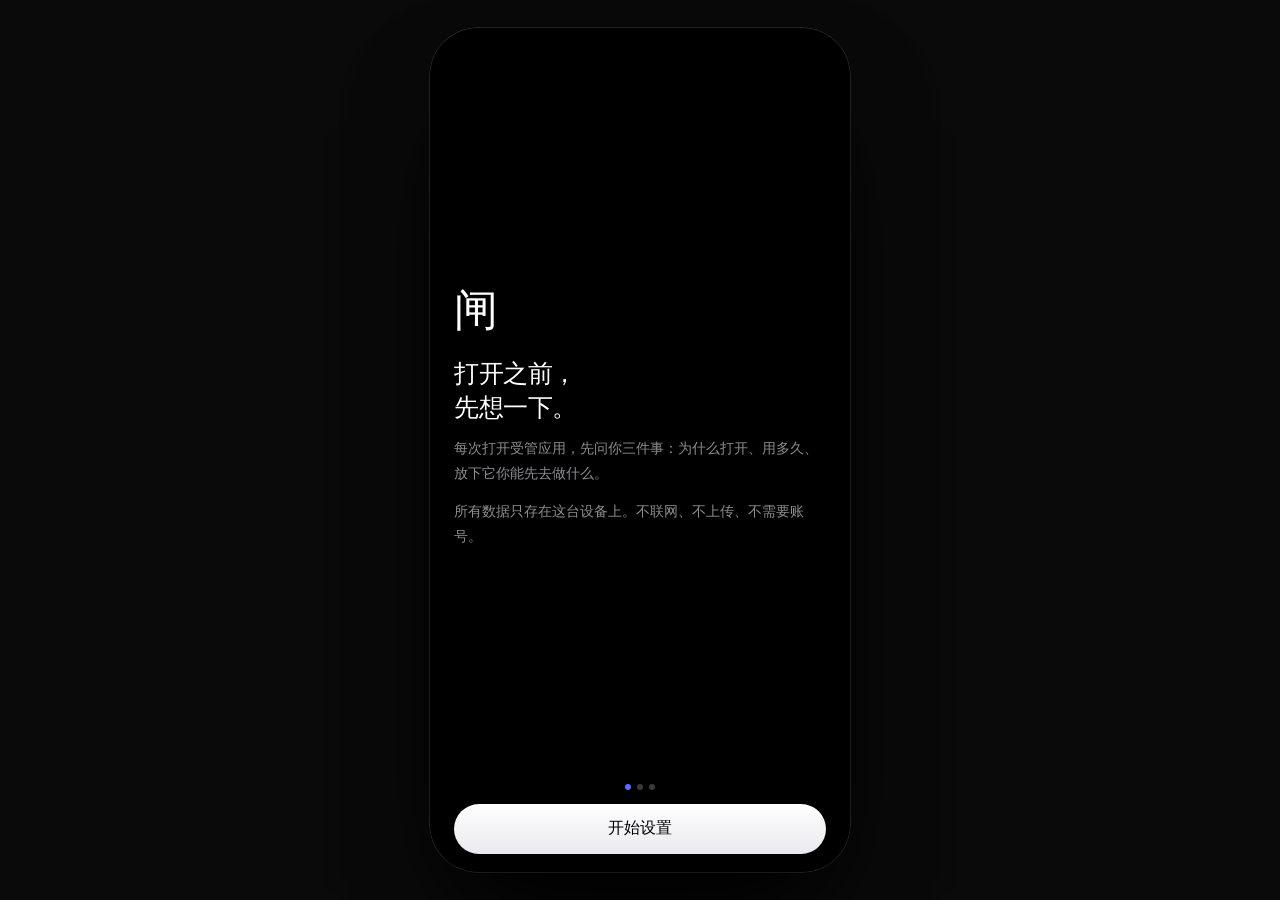
<file: docs/archive/prototype/index.html>
<!DOCTYPE html>
<html lang="zh-CN" data-theme="dark">
<head>
<meta charset="utf-8" />
<meta name="viewport" content="width=device-width, initial-scale=1, viewport-fit=cover" />
<meta name="theme-color" content="#000000" />
<title>闸 · TimeGate</title>
<link rel="stylesheet" href="css/tokens.css" />
<link rel="stylesheet" href="css/app.css" />
</head>
<body>
<div id="app">

  <main id="screens">

    <section class="screen is-active" data-screen="today">
      <header class="hd">
        <div>
          <h1 class="hd__title">晚上好</h1>
          <p class="hd__sub" id="todayDate">—</p>
        </div>
        <button class="icon-btn" id="themeBtn" aria-label="切换主题">
          <svg viewBox="0 0 24 24" aria-hidden="true">
            <path d="M20 14.5A8.2 8.2 0 0 1 9.5 4a8.5 8.5 0 1 0 10.5 10.5Z"/>
          </svg>
        </button>
      </header>

      <div class="hero">
        <div class="ring-wrap">
          <svg class="ring" viewBox="0 0 200 200" aria-hidden="true">
            <circle class="ring__track" cx="100" cy="100" r="86"/>
            <g id="donut"></g>
          </svg>
          <div class="ring__center">
            <div class="ring__num" id="ringNum">0m</div>
            <div class="ring__cap">今日已用</div>
          </div>
        </div>
        <div class="legend" id="legend"></div>
        <p class="hero__delta" id="heroDelta">—</p>
      </div>

      <div class="card focus-card" id="focusCard">
        <div class="focus-card__l">
          <p class="t-3">今天最想先放下</p>
          <p class="focus-card__name" id="topAppName">—</p>
          <p class="focus-card__meta" id="topAppMeta">—</p>
        </div>
        <button class="btn btn--glass btn--sm" id="topAppOpen">现在打开</button>
      </div>

      <button class="btn btn--primary btn--block" id="focusStart">
        <span>开始 25 分钟专注</span>
      </button>
      <button class="btn btn--ghost btn--block" id="pickApp">挑一个应用，试试闸门</button>
    </section>

    <section class="screen" data-screen="apps">
      <header class="hd hd--tight">
        <div>
          <h1 class="hd__title hd__title--sm">受管应用</h1>
          <p class="hd__sub" id="appsCount">—</p>
        </div>
        <button class="icon-btn" id="addApp" aria-label="添加应用">
          <svg viewBox="0 0 24 24" aria-hidden="true"><path d="M12 5v14M5 12h14"/></svg>
        </button>
      </header>
      <div id="appList" class="list"></div>
      <p class="hint">点任意一行，进入三问闸门。长按名字可以改名。</p>
    </section>

    <section class="screen" data-screen="stats">
      <header class="hd hd--tight">
        <div>
          <h1 class="hd__title hd__title--sm">统计</h1>
          <p class="hd__sub">最近 7 天</p>
        </div>
      </header>

      <div class="card chart-card">
        <div class="chart" id="chart"></div>
        <div class="chart__axis" id="chartAxis"></div>
      </div>

      <h2 class="sect">按应用</h2>
      <div class="card" id="rank"></div>

      <h2 class="sect">闸门漏斗</h2>
      <div class="card funnel" id="funnel"></div>
    </section>

    <section class="screen" data-screen="me">
      <header class="hd hd--tight">
        <div>
          <h1 class="hd__title hd__title--sm">我的</h1>
          <p class="hd__sub">数据只存在这台设备上</p>
        </div>
      </header>

      <h2 class="sect">外观</h2>
      <div class="card">
        <div class="row">
          <span>主题</span>
          <div class="seg" id="themeSeg">
            <button data-v="system">系统</button>
            <button data-v="light">浅色</button>
            <button data-v="dark">深色</button>
          </div>
        </div>
        <div class="row row--stack">
          <div class="row__top"><span>玻璃通透度</span><span class="num t-3" id="glassVal">60</span></div>
          <input class="range" id="glassRange" type="range" min="0" max="100" value="60" />
          <p class="hint hint--tight">调低＝更接近实色磨砂，调高＝更通透。深色下会自动压低。</p>
        </div>
        <div class="row">
          <span>震动反馈</span>
          <label class="switch"><input type="checkbox" id="haptic" checked /><i></i></label>
        </div>
      </div>

      <h2 class="sect">演示</h2>
      <div class="card">
        <div class="row">
          <span>时间加速</span>
          <div class="seg" id="speedSeg">
            <button data-v="1">1×</button>
            <button data-v="10">10×</button>
            <button data-v="60">60×</button>
          </div>
        </div>
        <div class="row">
          <span>重新生成演示数据</span>
          <button class="btn btn--glass btn--xs" id="reseed">生成</button>
        </div>
        <div class="row">
          <span>清空全部数据</span>
          <button class="btn btn--danger btn--xs" id="wipe">清空</button>
        </div>
      </div>

      <p class="foot">闸 · TimeGate 0.1.0<br/>复刻自「时间锁」，界面重做</p>
    </section>

  </main>

  <nav class="tabbar" id="tabbar" role="tablist">
    <div class="tabbar__capsule">
    <div class="tabbar__ind" id="ind"></div>
    <button class="tab is-active" data-tab="today" role="tab" aria-selected="true">
      <svg viewBox="0 0 24 24" aria-hidden="true"><circle cx="12" cy="12" r="8.4"/><circle cx="12" cy="12" r="2.3" class="fill"/></svg>
      <span class="tab__label">今日</span>
    </button>
    <button class="tab" data-tab="apps" role="tab" aria-selected="false">
      <svg viewBox="0 0 24 24" aria-hidden="true"><rect x="4" y="4" width="6.6" height="6.6" rx="2.1"/><rect x="13.4" y="4" width="6.6" height="6.6" rx="2.1"/><rect x="4" y="13.4" width="6.6" height="6.6" rx="2.1"/><rect x="13.4" y="13.4" width="6.6" height="6.6" rx="2.1"/></svg>
      <span class="tab__label">应用</span>
    </button>
    <button class="tab" data-tab="stats" role="tab" aria-selected="false">
      <svg viewBox="0 0 24 24" aria-hidden="true"><path d="M6.5 19v-5.6M12 19V7.6M17.5 19v-9.2"/></svg>
      <span class="tab__label">统计</span>
    </button>
    <button class="tab" data-tab="me" role="tab" aria-selected="false">
      <svg viewBox="0 0 24 24" aria-hidden="true"><circle cx="12" cy="8.4" r="3.6"/><path d="M4.9 19.4c1.3-3.3 3.9-4.9 7.1-4.9s5.8 1.6 7.1 4.9"/></svg>
      <span class="tab__label">我的</span>
    </button>
    </div>
  </nav>

</div>

<div class="ob" id="onboard" hidden></div>
<div class="overlay" id="gate" hidden></div>
<div class="overlay" id="focus" hidden></div>

<script src="js/store.js"></script>
<script src="js/gate.js"></script>
<script src="js/app.js"></script>
</body>
</html>
</file>
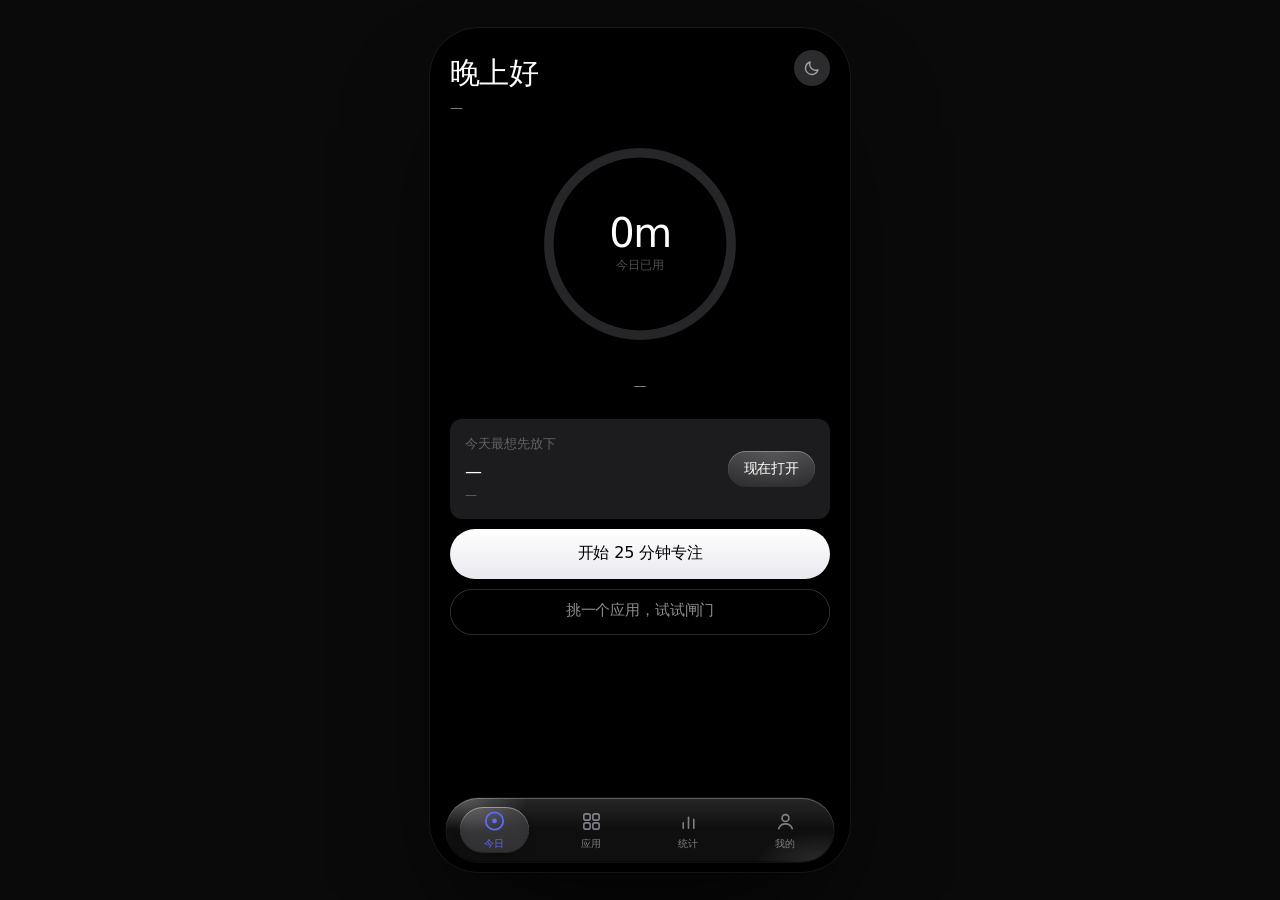
<file: docs/archive/prototype/demo.html>
<!DOCTYPE html>
<html lang="zh-CN" data-theme="dark">
<head>
<meta charset="utf-8" />
<meta name="viewport" content="width=device-width, initial-scale=1, viewport-fit=cover" />
<meta name="theme-color" content="#000000" />
<title>闸 · TimeGate</title>
<style>
/* ===========================================================
   闸 · TimeGate — Design tokens
   用色方式对齐 iOS 系统语义色（UIKit Semantic Colors）
   原则：90% 中性 + 1 个 tint，tint 面积 <5%
   =========================================================== */

:root {
  --font: -apple-system, BlinkMacSystemFont, "SF Pro Text", "Segoe UI",
          "PingFang SC", "HarmonyOS Sans SC", "Microsoft YaHei", system-ui, sans-serif;

  /* 圆角阶梯 —— iOS 分组卡片是 10~12，不是 24 */
  --r-xs: 8px;
  --r-sm: 10px;
  --r-md: 12px;
  --r-lg: 16px;
  --r-xl: 22px;
  --r-full: 999px;

  --ease-out:    cubic-bezier(.22,.78,.24,1);
  --ease-in-out: cubic-bezier(.65,0,.35,1);
  --ease-spring: cubic-bezier(.34,1.4,.64,1);

  --d1: .12s;
  --d2: .2s;
  --d3: .38s;
  --d4: .6s;

  /* 玻璃 */
  --glass-blur: 30px;
  --glass-mix: 74%;
  --bar-h: 64px;
}

/* ---------- 深色 ---------- */
html[data-theme="dark"] {
  --bg:        #000000;
  --surface:   #1C1C1E;
  --surface-2: #2C2C2E;
  --surface-3: #3A3A3C;

  --line:        rgba(84,84,88,.62);
  --line-strong: rgba(84,84,88,.95);

  --text-1: #FFFFFF;
  --text-2: rgba(235,235,245,.60);
  --text-3: rgba(235,235,245,.34);

  --tint:      #4E5CEC;
  --tint-on:   #5B6CFF;
  --tint-soft: rgba(91,108,255,.24);
  --tint-ink:  #FFFFFF;

  --danger: #FF453A;
  --warn:   #FF9F0A;

  --ring-track: rgba(120,120,128,.32);

  --btn-solid:    #FFFFFF;
  --btn-solid-ink:#000000;
  --btn-solid-hi: rgba(255,255,255,.55);

  --tab-idle: rgba(235,235,245,.50);

  color-scheme: dark;
}

/* ---------- 浅色 ---------- */
html[data-theme="light"] {
  --bg:        #F2F2F7;
  --surface:   #FFFFFF;
  --surface-2: #E9E9EE;
  --surface-3: #D6D6DC;

  --line:        rgba(60,60,67,.26);
  --line-strong: rgba(60,60,67,.42);

  --text-1: #000000;
  --text-2: rgba(60,60,67,.60);
  --text-3: rgba(60,60,67,.34);

  --tint:      #4655DB;
  --tint-on:   #3541C9;
  --tint-soft: rgba(70,85,219,.14);
  --tint-ink:  #FFFFFF;

  --danger: #FF3B30;
  --warn:   #C77700;

  --ring-track: rgba(120,120,128,.20);

  --btn-solid:    #000000;
  --btn-solid-ink:#FFFFFF;
  --btn-solid-hi: rgba(255,255,255,.20);

  --tab-idle: rgba(60,60,67,.52);

  color-scheme: light;
}

/* ===========================================================
   闸 · TimeGate — 界面样式（iOS 语义色 / 液态玻璃）
   =========================================================== */

*, *::before, *::after { box-sizing: border-box; }
html, body { height: 100%; }
body {
  margin: 0;
  background: var(--bg);
  color: var(--text-1);
  font-family: var(--font);
  font-size: 15px;
  line-height: 1.5;
  -webkit-font-smoothing: antialiased;
  text-rendering: optimizeLegibility;
  overscroll-behavior: none;
}
button { font: inherit; color: inherit; }
h1, h2, p { margin: 0; }

.num { font-variant-numeric: tabular-nums; font-feature-settings: "tnum" 1; }
.t-3 { color: var(--text-3); font-size: 13px; }

/* ---------- 外壳 ---------- */
#app { position: relative; height: 100dvh; overflow: hidden; background: var(--bg); }

#screens {
  height: 100%;
  overflow-y: auto;
  -webkit-overflow-scrolling: touch;
  padding: calc(env(safe-area-inset-top) + 16px) 20px calc(96px + env(safe-area-inset-bottom));
  scrollbar-width: none;
}
#screens::-webkit-scrollbar { display: none; }

.screen { display: none; animation: screen-in .32s var(--ease-out); }
.screen.is-active { display: block; }
@keyframes screen-in { from { opacity: 0; transform: translateY(5px); } to { opacity: 1; transform: none; } }

@media (min-width: 780px) {
  body { display: grid; place-items: center; background: #0A0A0A; }
  #app {
    width: 420px;
    height: min(880px, calc(100dvh - 56px));
    border-radius: 48px;
    box-shadow: 0 0 0 .5px rgba(255,255,255,.12), 0 60px 120px -40px rgba(0,0,0,.95);
    overflow: hidden;
  }
  .overlay {
    inset: auto;
    left: 50%;
    top: 50%;
    width: 420px;
    height: min(880px, calc(100dvh - 56px));
    transform: translate(-50%, -50%);
    border-radius: 48px;
    overflow: hidden;
    box-shadow: 0 0 0 .5px rgba(255,255,255,.12), 0 50px 110px -40px rgba(0,0,0,.95);
  }
}

/* ---------- 标题 ---------- */
.hd { display: flex; align-items: flex-start; justify-content: space-between; gap: 16px; margin: 6px 0 20px; }
.hd--tight { margin-bottom: 16px; }
.hd__title { font-size: 30px; font-weight: 500; letter-spacing: -.022em; }
.hd__title--sm { font-size: 24px; }
.hd__sub { color: var(--text-2); font-size: 13px; margin-top: 3px; }

.icon-btn {
  width: 36px; height: 36px; flex: none;
  display: grid; place-items: center;
  border: 0; border-radius: var(--r-full);
  background: var(--surface-2);
  color: var(--text-2);
  cursor: pointer;
  transition: transform var(--d2) var(--ease-out), background var(--d2), color var(--d2);
}
.icon-btn svg { width: 18px; height: 18px; fill: none; stroke: currentColor; stroke-width: 1.8; stroke-linecap: round; stroke-linejoin: round; }
.icon-btn:hover { background: var(--surface-3); color: var(--text-1); }
.icon-btn:active { transform: scale(.93); }

/* ---------- 环形 ---------- */
.hero { text-align: center; margin: 10px 0 24px; }
.ring-wrap { position: relative; width: 212px; height: 212px; margin: 0 auto; }
.ring { width: 212px; height: 212px; display: block; }
.ring__track { fill: none; stroke: var(--ring-track); stroke-width: 9; }
.ring__center { position: absolute; inset: 0; display: flex; flex-direction: column; align-items: center; justify-content: center; gap: 3px; }
.ring__num { font-size: 40px; font-weight: 500; letter-spacing: -.035em; line-height: 1; }
.ring__cap { font-size: 12px; color: var(--text-3); letter-spacing: .02em; }
.hero__delta { margin-top: 14px; font-size: 13px; color: var(--text-2); }

/* ---------- 卡片 ---------- */
.card {
  background: var(--surface);
  border-radius: var(--r-md);
  padding: 15px;
}
.card + .card { margin-top: 10px; }

/* 构成环的图例 */
.legend { display: flex; flex-wrap: wrap; gap: 8px 14px; justify-content: center; margin-top: 12px; font-size: 11px; color: var(--text-2); }
.legend span { display: inline-flex; align-items: center; gap: 5px; }
.legend i { width: 6px; height: 6px; border-radius: 50%; }

.focus-card { display: flex; align-items: center; justify-content: space-between; gap: 12px; margin-top: 10px; }
.focus-card__l { min-width: 0; }
.focus-card__name { font-size: 17px; font-weight: 500; margin-top: 5px; letter-spacing: -.01em; }
.focus-card__meta { font-size: 12px; color: var(--text-3); margin-top: 2px; }

/* ---------- 按钮 ---------- */
.btn {
  position: relative;
  isolation: isolate;
  display: inline-flex;
  align-items: center;
  justify-content: center;
  gap: 8px;
  height: 50px;
  padding: 0 22px 3px;
  border: 0;
  border-radius: var(--r-full);
  font-size: 16px;
  font-weight: 500;
  line-height: 1;
  letter-spacing: -.01em;
  cursor: pointer;
  user-select: none;
  -webkit-user-select: none;
  touch-action: manipulation;
  transition: transform var(--d2) var(--ease-out),
              background var(--d2) var(--ease-out),
              filter var(--d2) var(--ease-out);
}
.btn:active { transform: scale(.972); }
.btn:disabled { opacity: .3; cursor: not-allowed; transform: none !important; }
.btn:focus-visible { outline: none; box-shadow: 0 0 0 3px var(--tint-soft); }

.btn--block { display: flex; width: 100%; margin-top: 10px; }
.btn--sm { height: 36px; padding: 0 16px 2px; font-size: 14px; border-radius: var(--r-full); }
.btn--xs { height: 30px; padding: 0 13px 1px; font-size: 13px; border-radius: var(--r-full); }

/* 主按钮：白/黑反色实心 —— iOS 里最高优先级动作的做法 */
html[data-theme="dark"] .btn--primary {
  background: linear-gradient(180deg, #FFFFFF, #E9E9EE);
  color: #000000;
  box-shadow: 0 12px 28px -18px rgba(0,0,0,.95);
}
html[data-theme="dark"] .btn--primary:active { background: linear-gradient(180deg, #E4E4EA, #D6D6DC); }
html[data-theme="light"] .btn--primary {
  background: linear-gradient(180deg, #2C2C2E, #000000);
  color: #FFFFFF;
  box-shadow: 0 10px 24px -16px rgba(0,0,0,.7);
}
html[data-theme="light"] .btn--primary:active { background: linear-gradient(180deg, #3A3A3C, #1C1C1E); }

/* 玻璃按钮 */
.btn--glass {
  color: var(--text-1);
  background: linear-gradient(180deg, rgba(255,255,255,.13), rgba(255,255,255,.045));
  box-shadow:
    inset 0 1px 0 rgba(255,255,255,.24),
    inset 0 -1px 0 rgba(0,0,0,.28),
    inset 0 0 0 .5px rgba(255,255,255,.10);
}
.btn--glass::before {
  content: '';
  position: absolute;
  inset: 0;
  z-index: -1;
  border-radius: inherit;
  background: radial-gradient(110px 76px at var(--mx, 50%) var(--my, 0%),
              rgba(255,255,255,.28), rgba(255,255,255,0) 72%);
  opacity: .55;
  transition: opacity var(--d2);
}
.btn--glass:hover { background: linear-gradient(180deg, rgba(255,255,255,.18), rgba(255,255,255,.07)); }
.btn--glass:active { filter: brightness(.92); }

html[data-theme="light"] .btn--glass {
  background: linear-gradient(180deg, #FFFFFF, #F4F4F8);
  box-shadow: inset 0 0 0 .5px rgba(60,60,67,.12), 0 6px 16px -14px rgba(0,0,0,.4);
}
html[data-theme="light"] .btn--glass::before {
  background: radial-gradient(110px 76px at var(--mx,50%) var(--my,0%), rgba(255,255,255,.9), transparent 72%);
  opacity: .9;
}

/* 幽灵 */
.btn--ghost {
  color: var(--text-2);
  background: transparent;
  box-shadow: inset 0 0 0 .5px var(--line-strong);
  height: 46px;
  font-size: 15px;
}
.btn--ghost:hover { color: var(--text-1); background: var(--surface-2); }

/* 危险 */
.btn--danger {
  color: var(--danger);
  background: transparent;
  box-shadow: inset 0 0 0 .5px rgba(255,69,58,.35);
}
.btn--danger:hover { background: rgba(255,69,58,.10); }

/* ---------- 底部导航：悬浮胶囊 + 双层玻璃 ---------- */
.tabbar {
  position: absolute;
  left: 0; right: 0; bottom: 0;
  padding: 0 16px calc(10px + env(safe-area-inset-bottom));
  z-index: 20;
  pointer-events: none;
}
.tabbar.is-compact { --bar-h: 56px; }

.tabbar__capsule {
  position: relative;
  display: grid;
  grid-template-columns: repeat(4, 1fr);
  height: var(--bar-h);
  border-radius: calc(var(--bar-h) / 2);
  pointer-events: auto;
  background: color-mix(in srgb, var(--surface) calc(var(--glass-alpha, .55) * 100%), transparent);
  -webkit-backdrop-filter: blur(var(--glass-blur)) saturate(180%);
  backdrop-filter: blur(var(--glass-blur)) saturate(180%);
  box-shadow:
    inset 0 1px 0 rgba(255,255,255,.26),
    inset 0 -1px 0 rgba(0,0,0,.55),
    0 0 0 .5px rgba(255,255,255,.13),
    0 16px 38px -16px rgba(0,0,0,.95);
  transition: height var(--d3) var(--ease-out), border-radius var(--d3) var(--ease-out);
  overflow: hidden;
}

/* 边缘折射与顶光：让它是"玻璃"而不是"半透明色块" */
.tabbar__capsule::before {
  content: '';
  position: absolute;
  inset: 0;
  border-radius: inherit;
  pointer-events: none;
  background:
    radial-gradient(86px 42px at 5% 4%, rgba(255,255,255,.22), transparent 72%),
    radial-gradient(90px 44px at 96% 100%, rgba(255,255,255,.12), transparent 72%),
    linear-gradient(180deg, rgba(255,255,255,.10), rgba(255,255,255,0) 48%);
}

.tabbar__ind {
  position: absolute;
  top: calc((var(--bar-h) - 46px) / 2);
  left: 0;
  width: 25%;
  height: 46px;
  display: grid;
  place-items: center;
  pointer-events: none;
  z-index: 0;
  transition: transform .42s var(--ease-spring), top var(--d3) var(--ease-out);
}
.tabbar__ind::before {
  content: '';
  width: calc(100% - 28px);
  height: 46px;
  border-radius: 23px;
  background: rgba(255,255,255,.13);
  -webkit-backdrop-filter: blur(10px) saturate(160%);
  backdrop-filter: blur(10px) saturate(160%);
  box-shadow:
    inset 0 1px 0 rgba(255,255,255,.40),
    inset 0 -1px 0 rgba(0,0,0,.24),
    0 6px 16px -10px rgba(0,0,0,.8);
}

.tab {
  position: relative;
  z-index: 1;
  display: flex;
  flex-direction: column;
  align-items: center;
  justify-content: center;
  gap: 3px;
  padding: 0;
  background: none;
  border: 0;
  color: var(--tab-idle);
  cursor: pointer;
  -webkit-tap-highlight-color: transparent;
  transition: color var(--d2) var(--ease-out);
}
.tab svg {
  width: 23px; height: 23px;
  fill: none;
  stroke: currentColor;
  stroke-width: 1.7;
  stroke-linecap: round;
  stroke-linejoin: round;
  transition: transform var(--d3) var(--ease-spring);
}
.tab svg .fill { fill: currentColor; stroke: none; opacity: 0; transition: opacity var(--d2); }
.tab__label { font-size: 10px; letter-spacing: .01em; }
.tab.is-active { color: var(--tint-on); }
.tab.is-active svg { transform: scale(1.08) translateY(-.5px); }
.tab.is-active svg .fill { opacity: 1; }
.tab:active svg { transform: scale(.9); }

/* 浅色主题下的玻璃 */
html[data-theme="light"] .tabbar__capsule {
  box-shadow:
    inset 0 1px 0 rgba(255,255,255,.95),
    inset 0 -1px 0 rgba(0,0,0,.06),
    0 0 0 .5px rgba(60,60,67,.10),
    0 14px 30px -18px rgba(0,0,0,.45);
}
html[data-theme="light"] .tabbar__capsule::before {
  background:
    radial-gradient(86px 42px at 5% 4%, rgba(255,255,255,.9), transparent 72%),
    linear-gradient(180deg, rgba(255,255,255,.7), rgba(255,255,255,0) 48%);
}
html[data-theme="light"] .tabbar__ind::before {
  background: #FFFFFF;
  box-shadow: 0 2px 8px rgba(0,0,0,.10), inset 0 0 0 .5px rgba(60,60,67,.06);
}

/* ---------- 列表 ---------- */
.list { display: flex; flex-direction: column; gap: 8px; }
.app-row {
  display: flex;
  align-items: center;
  gap: 13px;
  width: 100%;
  padding: 13px 14px;
  border: 0;
  border-radius: var(--r-md);
  background: var(--surface);
  text-align: left;
  cursor: pointer;
  transition: transform var(--d2) var(--ease-out), background var(--d2);
}
.app-row:hover { background: var(--surface-2); }
.app-row:active { transform: scale(.985); }

.app-ico {
  width: 40px; height: 40px; flex: none;
  display: grid; place-items: center;
  border-radius: 10px;
  font-size: 15px; font-weight: 500;
  color: #FFFFFF;
  background: linear-gradient(180deg, var(--tint-on), var(--tint));
}
.app-main { flex: 1; min-width: 0; display: block; }
.app-top { display: flex; justify-content: space-between; align-items: baseline; gap: 10px; }
.app-name { font-size: 16px; letter-spacing: -.01em; }
.app-use { font-size: 12px; color: var(--text-3); }
.app-bar { display: block; height: 4px; border-radius: 2px; background: var(--ring-track); margin-top: 7px; overflow: hidden; }
.app-bar > i { display: block; height: 100%; border-radius: 2px; background: linear-gradient(90deg, var(--tint), var(--tint-on)); transition: width .7s var(--ease-out); }

.hint { font-size: 12px; color: var(--text-3); line-height: 1.65; margin: 14px 2px 0; }

/* ---------- 统计 ---------- */
.chart-card { padding: 18px 14px 12px; }
.chart { display: flex; align-items: flex-end; gap: 8px; height: 128px; }
.chart__col { flex: 1; display: flex; flex-direction: column; justify-content: flex-end; align-items: center; height: 100%; }
.chart__bar {
  width: 100%;
  max-width: 24px;
  border-radius: 5px;
  background: linear-gradient(180deg, var(--tint-on), var(--tint));
  opacity: .38;
  transform-origin: bottom;
  animation: bar-in .55s var(--ease-out) both;
}
.chart__col.is-today .chart__bar { opacity: 1; }
@keyframes bar-in { from { transform: scaleY(.02); opacity: 0; } }
.chart__axis { display: flex; gap: 8px; margin-top: 10px; }
.chart__axis span { flex: 1; text-align: center; font-size: 11px; color: var(--text-3); }

.sect { font-size: 13px; font-weight: 400; color: var(--text-2); margin: 24px 2px 8px; }

.rank-row { display: flex; align-items: center; gap: 12px; padding: 10px 0; }
.rank-row + .rank-row { border-top: .5px solid var(--line); }
.rank-name { width: 66px; font-size: 13px; flex: none; }
.rank-bar { flex: 1; height: 6px; border-radius: 3px; background: var(--ring-track); overflow: hidden; }
.rank-bar > i { display: block; height: 100%; border-radius: 3px; background: linear-gradient(90deg, var(--tint), var(--tint-on)); }
.rank-val { width: 46px; text-align: right; font-size: 12px; color: var(--text-2); flex: none; }

.funnel__row { display: flex; justify-content: space-between; font-size: 13px; padding: 7px 0; }
.funnel__big { font-size: 32px; font-weight: 500; letter-spacing: -.03em; margin: 6px 0 8px; color: var(--tint-on); }
.funnel__track { height: 7px; border-radius: 4px; background: var(--ring-track); overflow: hidden; }
.funnel__track > i { display: block; height: 100%; border-radius: 4px; background: linear-gradient(90deg, var(--tint), var(--tint-on)); transition: width .9s var(--ease-out); }

/* ---------- 设置行 ---------- */
.row { display: flex; align-items: center; justify-content: space-between; gap: 14px; padding: 10px 0; }
.row + .row { border-top: .5px solid var(--line); }
.row--stack { display: block; }
.row__top { display: flex; justify-content: space-between; align-items: baseline; }

.seg { display: inline-flex; padding: 3px; border-radius: var(--r-full); background: rgba(118,118,128,.24); }
.seg button {
  border: 0; background: none; color: var(--text-1);
  font-size: 13px; line-height: 1; padding: 8px 14px; border-radius: var(--r-full);
  cursor: pointer;
  transition: background var(--d2), box-shadow var(--d2);
}
.seg button.is-on { background: var(--surface-3); box-shadow: 0 1px 3px rgba(0,0,0,.35); }
html[data-theme="light"] .seg { background: rgba(118,118,128,.14); }
html[data-theme="light"] .seg button.is-on { background: #FFFFFF; box-shadow: 0 1px 3px rgba(0,0,0,.16); }

.range { -webkit-appearance: none; appearance: none; width: 100%; height: 26px; background: transparent; margin-top: 8px; }
.range::-webkit-slider-runnable-track { height: 4px; border-radius: 2px; background: var(--ring-track); }
.range::-webkit-slider-thumb {
  -webkit-appearance: none; appearance: none;
  width: 24px; height: 24px; margin-top: -10px;
  border-radius: 50%;
  background: #FFFFFF;
  box-shadow: 0 2px 6px rgba(0,0,0,.45), inset 0 0 0 .5px rgba(0,0,0,.06);
  cursor: pointer;
}
html[data-theme="light"] .range::-webkit-slider-thumb { background: #FFFFFF; box-shadow: 0 1px 4px rgba(0,0,0,.3), inset 0 0 0 .5px rgba(0,0,0,.08); }
.range::-moz-range-track { height: 4px; border-radius: 2px; background: var(--ring-track); }
.range::-moz-range-thumb { width: 24px; height: 24px; border: 0; border-radius: 50%; background: #FFFFFF; }

.switch { position: relative; display: inline-flex; }
.switch input { position: absolute; opacity: 0; width: 0; height: 0; }
.switch i {
  width: 51px; height: 31px; border-radius: var(--r-full);
  background: rgba(120,120,128,.32);
  position: relative;
  transition: background .3s var(--ease-out);
}
.switch i::after {
  content: ''; position: absolute; top: 2px; left: 2px;
  width: 27px; height: 27px; border-radius: 50%;
  background: #FFFFFF;
  box-shadow: 0 3px 8px rgba(0,0,0,.15), 0 1px 1px rgba(0,0,0,.16);
  transition: transform .34s var(--ease-spring);
}
.switch input:checked + i { background: var(--tint); }
.switch input:checked + i::after { transform: translateX(20px); }

.foot { text-align: center; font-size: 11px; color: var(--text-3); line-height: 1.8; margin: 26px 0 8px; }

/* ---------- 弹窗 / 全屏层 ---------- */
.overlay {
  position: fixed;
  inset: 0;
  z-index: 60;
  display: flex;
  flex-direction: column;
  animation: overlay-in .2s var(--ease-out);
}
.overlay[hidden] { display: none; }
.overlay--full { background: var(--bg); }
.overlay--sheet {
  justify-content: flex-end;
  background: rgba(0, 0, 0, .46);
  -webkit-backdrop-filter: blur(2px);
  backdrop-filter: blur(2px);
}
.overlay--full .panel { flex: 1; display: flex; flex-direction: column; min-height: 0; }
.overlay--sheet .panel {
  background: var(--bg);
  border-radius: 28px 28px 0 0;
  max-height: 88%;
  overflow-y: auto;
  padding: 8px 20px calc(env(safe-area-inset-bottom) + 10px);
  animation: sheet-up .42s var(--ease-spring);
  box-shadow: 0 -24px 60px -24px rgba(0, 0, 0, .9);
}
@keyframes overlay-in { from { opacity: 0; } to { opacity: 1; } }
@keyframes sheet-up { from { transform: translateY(100%); } }

.grab { width: 36px; height: 5px; border-radius: 3px; background: var(--surface-3); margin: 6px auto 14px; }
.sheet-kicker { font-size: 12px; color: var(--text-3); text-align: center; }
.sheet-title { font-size: 22px; font-weight: 500; letter-spacing: -.02em; margin-top: 6px; text-align: center; }

.dur { display: grid; grid-template-columns: repeat(3, 1fr); gap: 10px; margin-top: 18px; }
.dur__item {
  border: 0; background: var(--surface-2); border-radius: 16px;
  padding: 15px 6px; display: flex; flex-direction: column; align-items: center; gap: 2px;
  cursor: pointer;
  transition: background var(--d2), transform var(--d2) var(--ease-out);
}
.dur__item b { font-size: 21px; font-weight: 500; letter-spacing: -.02em; }
.dur__item span { font-size: 11px; color: var(--text-2); }
.dur__item:active { transform: scale(.96); }
.dur__item.is-on { background: var(--tint); }
.dur__item.is-on b { color: #FFFFFF; }
.dur__item.is-on span { color: rgba(255, 255, 255, .72); }

.custom { margin-top: 14px; padding: 12px 14px; background: var(--surface); border-radius: var(--r-md); }
.custom__top { display: flex; justify-content: space-between; align-items: baseline; }
.custom__top b { font-size: 17px; font-weight: 500; }

.textlink {
  display: flex;
  align-items: center;
  justify-content: center;
  width: 100%; height: 46px;
  border: 0; background: none;
  color: var(--text-2); font-size: 15px; line-height: 1;
  cursor: pointer;
  transition: opacity var(--d2);
}
.textlink:active { opacity: .55; }
.textlink--dim { color: var(--text-3); font-size: 13px; height: 40px; }

/* ---------- 首次引导 ---------- */
.ob {
  position: fixed; inset: 0; z-index: 80;
  display: flex; flex-direction: column;
  background: var(--bg);
  animation: overlay-in .24s var(--ease-out);
}
.ob[hidden] { display: none; }
.ob__body { flex: 1; overflow-y: auto; padding: 34px 24px 10px; display: flex; flex-direction: column; justify-content: center; }
.ob__mark { font-size: 44px; font-weight: 500; letter-spacing: -.045em; }
.ob__h { font-size: 25px; font-weight: 500; letter-spacing: -.02em; margin-top: 14px; line-height: 1.34; }
.ob__p { font-size: 14px; color: var(--text-2); line-height: 1.8; margin-top: 12px; }
.ob__foot { padding: 10px 24px calc(env(safe-area-inset-bottom) + 18px); }
.ob__dots { display: flex; gap: 6px; justify-content: center; margin-bottom: 14px; }
.ob__dots i { width: 6px; height: 6px; border-radius: 50%; background: var(--surface-3); transition: background .25s; }
.ob__dots i.on { background: var(--tint-on); }

.perm { display: flex; align-items: center; gap: 12px; padding: 13px 0; border-bottom: .5px solid var(--line); }
.perm:last-child { border-bottom: 0; }
.perm__t { flex: 1; }
.perm__n { font-size: 15px; }
.perm__d { font-size: 12px; color: var(--text-3); margin-top: 2px; line-height: 1.5; }

.pick { display: flex; align-items: center; gap: 12px; padding: 11px 0; border-bottom: .5px solid var(--line); cursor: pointer; }
.pick:last-child { border-bottom: 0; }
.pick__name { flex: 1; font-size: 15px; }
.pick__use { font-size: 12px; color: var(--text-3); }
.pick__ck {
  width: 22px; height: 22px; border-radius: 50%;
  display: grid; place-items: center;
  box-shadow: inset 0 0 0 1.5px var(--line-strong);
  color: transparent; font-size: 12px;
  transition: background var(--d2), color var(--d2);
}
.pick.on .pick__ck { background: var(--tint); box-shadow: none; color: #FFFFFF; }

.ov-top {
  display: flex;
  align-items: center;
  justify-content: space-between;
  padding: calc(env(safe-area-inset-top) + 16px) 20px 8px;
}
.ov-step { font-size: 12px; color: var(--text-3); letter-spacing: .02em; }
.ov-dots { display: inline-flex; gap: 6px; margin-left: 10px; vertical-align: middle; }
.ov-dots i { width: 6px; height: 6px; border-radius: 50%; background: var(--surface-3); transition: background .3s, transform .3s; }
.ov-dots i.on { background: var(--tint-on); transform: scale(1.15); }
.ov-close {
  width: 32px; height: 32px; border: 0; border-radius: 50%;
  background: var(--surface-2); color: var(--text-2);
  font-size: 15px; line-height: 1; cursor: pointer;
  display: grid; place-items: center;
  transition: background var(--d2), transform var(--d2);
}
.ov-close:hover { background: var(--surface-3); }
.ov-close:active { transform: scale(.9); }

.ov-body { flex: 1; overflow-y: auto; padding: 16px 20px; }

.q-title { font-size: 28px; line-height: 1.32; letter-spacing: -.022em; font-weight: 500; }
.q-title em { font-style: normal; color: var(--tint-on); }
.q-sub { font-size: 13px; color: var(--text-2); margin-top: 10px; }

.chips { display: flex; flex-wrap: wrap; gap: 8px; margin-top: 22px; }
.chip {
  padding: 9px 16px;
  border-radius: var(--r-full);
  border: 0;
  background: var(--surface-2);
  color: var(--text-1);
  font-size: 14px;
  cursor: pointer;
  transition: background var(--d2), transform var(--d2) var(--ease-out), box-shadow var(--d2);
}
.chip:hover { background: var(--surface-3); }
.chip:active { transform: scale(.96); }
.chip.is-on { background: var(--tint); color: var(--tint-ink); box-shadow: 0 6px 18px -10px var(--tint); }
.chip:disabled { opacity: .3; cursor: not-allowed; }

.field {
  margin-top: 18px;
  border-radius: var(--r-md);
  background: var(--surface);
  padding: 13px 15px;
  box-shadow: inset 0 0 0 .5px var(--line);
  transition: box-shadow var(--d2);
}
.field:focus-within { box-shadow: inset 0 0 0 1.5px var(--tint); }
.field textarea {
  width: 100%; min-height: 62px; resize: none;
  border: 0; background: none; outline: none;
  color: var(--text-1);
  font-family: inherit;
  font-size: 16px; line-height: 1.55;
}
.field textarea::placeholder { color: var(--text-3); }

.ov-foot { padding: 12px 20px calc(env(safe-area-inset-bottom) + 18px); }
.ov-foot .btn { width: 100%; }
.ov-foot .hint { text-align: center; margin: 11px 0 0; }

/* 倒计时 */
.count { flex: 1; display: flex; flex-direction: column; align-items: center; justify-content: center; padding: 0 20px; }
.count__app { font-size: 11px; letter-spacing: .18em; color: var(--text-3); text-transform: uppercase; }
.count__num { font-size: 78px; font-weight: 300; letter-spacing: -.045em; line-height: 1; margin: 16px 0 6px; font-variant-numeric: tabular-nums; }
.count__of { font-size: 12px; color: var(--text-3); }
.count__intent { margin-top: 26px; font-size: 14px; color: var(--text-2); text-align: center; max-width: 300px; line-height: 1.65; }
.count__intent b { color: var(--text-1); font-weight: 500; }
.count__warn { margin-top: 18px; font-size: 13px; color: var(--warn); opacity: 0; transition: opacity .4s; }
.count__warn.on { opacity: 1; }

/* 回收 */
.reclaim { flex: 1; display: flex; flex-direction: column; justify-content: center; padding: 0 20px; }
.reclaim__k { font-size: 11px; letter-spacing: .18em; color: var(--tint-on); text-transform: uppercase; }
.reclaim__t { font-size: 30px; line-height: 1.35; font-weight: 500; letter-spacing: -.022em; margin-top: 14px; }
.reclaim__t b { color: var(--tint-on); }
.reclaim__box {
  margin-top: 20px; padding: 15px; border-radius: var(--r-md);
  background: var(--surface);
}
.reclaim__box p { font-size: 14px; color: var(--text-1); line-height: 1.6; }
.reclaim__box span { display: block; font-size: 11px; color: var(--text-3); margin-bottom: 4px; }

/* 专注 */
.focus-inner { flex: 1; display: flex; flex-direction: column; align-items: center; justify-content: center; padding: 0 20px; }
.focus-time { font-size: 66px; font-weight: 300; letter-spacing: -.045em; font-variant-numeric: tabular-nums; }
.focus-task { margin-top: 8px; font-size: 14px; color: var(--text-2); }
.focus-note { margin-top: 22px; font-size: 12px; color: var(--text-3); text-align: center; max-width: 260px; line-height: 1.65; }

/* Toast */
.toast {
  position: fixed;
  left: 50%;
  bottom: calc(94px + env(safe-area-inset-bottom));
  transform: translate(-50%, 10px);
  padding: 10px 18px;
  border-radius: var(--r-full);
  background: var(--surface-3);
  color: var(--text-1);
  font-size: 13px;
  box-shadow: 0 12px 30px -14px rgba(0,0,0,.8);
  opacity: 0;
  pointer-events: none;
  transition: opacity .22s, transform .34s var(--ease-spring);
  z-index: 90;
}
.toast.on { opacity: 1; transform: translate(-50%, 0); }

/* ---------- 降级 ---------- */
@media (max-width: 360px) {
  #screens { padding-left: 16px; padding-right: 16px; }
  .ring-wrap, .ring { width: 190px; height: 190px; }
  .count__num { font-size: 66px; }
}

@media (prefers-reduced-transparency: reduce) {
  .tabbar__capsule { background: var(--surface); backdrop-filter: none; -webkit-backdrop-filter: none; }
  .tabbar__ind::before { background: var(--surface-3); backdrop-filter: none; -webkit-backdrop-filter: none; }
}
@media (prefers-contrast: more) {
  .tabbar__capsule { background: var(--surface); }
  .card, .app-row, .field { box-shadow: inset 0 0 0 1px var(--text-3); }
}
@media (prefers-reduced-motion: reduce) {
  *, *::before, *::after { animation-duration: .01ms !important; transition-duration: .15s !important; }
  .screen { animation: none; }
  .btn:active { transform: none; }
}
@supports not ((backdrop-filter: blur(1px)) or (-webkit-backdrop-filter: blur(1px))) {
  .tabbar__capsule { background: var(--surface); }
  .tabbar__ind::before { background: var(--surface-3); }
}

/* 桌面：全屏层与引导也裁进手机框 */
@media (min-width: 780px) {
  .overlay, .ob {
    inset: auto;
    left: 50%;
    top: 50%;
    width: 420px;
    height: min(880px, calc(100dvh - 56px));
    transform: translate(-50%, -50%);
    border-radius: 48px;
    overflow: hidden;
    box-shadow: 0 0 0 .5px rgba(255,255,255,.12), 0 50px 110px -40px rgba(0,0,0,.95);
  }
}

</style>
</head>
<body>
<div id="app">

  <main id="screens">

    <section class="screen is-active" data-screen="today">
      <header class="hd">
        <div>
          <h1 class="hd__title">晚上好</h1>
          <p class="hd__sub" id="todayDate">—</p>
        </div>
        <button class="icon-btn" id="themeBtn" aria-label="切换主题">
          <svg viewBox="0 0 24 24" aria-hidden="true">
            <path d="M20 14.5A8.2 8.2 0 0 1 9.5 4a8.5 8.5 0 1 0 10.5 10.5Z"/>
          </svg>
        </button>
      </header>

      <div class="hero">
        <div class="ring-wrap">
          <svg class="ring" viewBox="0 0 200 200" aria-hidden="true">
            <circle class="ring__track" cx="100" cy="100" r="86"/>
            <g id="donut"></g>
          </svg>
          <div class="ring__center">
            <div class="ring__num" id="ringNum">0m</div>
            <div class="ring__cap">今日已用</div>
          </div>
        </div>
        <div class="legend" id="legend"></div>
        <p class="hero__delta" id="heroDelta">—</p>
      </div>

      <div class="card focus-card" id="focusCard">
        <div class="focus-card__l">
          <p class="t-3">今天最想先放下</p>
          <p class="focus-card__name" id="topAppName">—</p>
          <p class="focus-card__meta" id="topAppMeta">—</p>
        </div>
        <button class="btn btn--glass btn--sm" id="topAppOpen">现在打开</button>
      </div>

      <button class="btn btn--primary btn--block" id="focusStart">
        <span>开始 25 分钟专注</span>
      </button>
      <button class="btn btn--ghost btn--block" id="pickApp">挑一个应用，试试闸门</button>
    </section>

    <section class="screen" data-screen="apps">
      <header class="hd hd--tight">
        <div>
          <h1 class="hd__title hd__title--sm">受管应用</h1>
          <p class="hd__sub" id="appsCount">—</p>
        </div>
        <button class="icon-btn" id="addApp" aria-label="添加应用">
          <svg viewBox="0 0 24 24" aria-hidden="true"><path d="M12 5v14M5 12h14"/></svg>
        </button>
      </header>
      <div id="appList" class="list"></div>
      <p class="hint">点任意一行，进入三问闸门。长按名字可以改名。</p>
    </section>

    <section class="screen" data-screen="stats">
      <header class="hd hd--tight">
        <div>
          <h1 class="hd__title hd__title--sm">统计</h1>
          <p class="hd__sub">最近 7 天</p>
        </div>
      </header>

      <div class="card chart-card">
        <div class="chart" id="chart"></div>
        <div class="chart__axis" id="chartAxis"></div>
      </div>

      <h2 class="sect">按应用</h2>
      <div class="card" id="rank"></div>

      <h2 class="sect">闸门漏斗</h2>
      <div class="card funnel" id="funnel"></div>
    </section>

    <section class="screen" data-screen="me">
      <header class="hd hd--tight">
        <div>
          <h1 class="hd__title hd__title--sm">我的</h1>
          <p class="hd__sub">数据只存在这台设备上</p>
        </div>
      </header>

      <h2 class="sect">外观</h2>
      <div class="card">
        <div class="row">
          <span>主题</span>
          <div class="seg" id="themeSeg">
            <button data-v="system">系统</button>
            <button data-v="light">浅色</button>
            <button data-v="dark">深色</button>
          </div>
        </div>
        <div class="row row--stack">
          <div class="row__top"><span>玻璃通透度</span><span class="num t-3" id="glassVal">60</span></div>
          <input class="range" id="glassRange" type="range" min="0" max="100" value="60" />
          <p class="hint hint--tight">调低＝更接近实色磨砂，调高＝更通透。深色下会自动压低。</p>
        </div>
        <div class="row">
          <span>震动反馈</span>
          <label class="switch"><input type="checkbox" id="haptic" checked /><i></i></label>
        </div>
      </div>

      <h2 class="sect">演示</h2>
      <div class="card">
        <div class="row">
          <span>时间加速</span>
          <div class="seg" id="speedSeg">
            <button data-v="1">1×</button>
            <button data-v="10">10×</button>
            <button data-v="60">60×</button>
          </div>
        </div>
        <div class="row">
          <span>重新生成演示数据</span>
          <button class="btn btn--glass btn--xs" id="reseed">生成</button>
        </div>
        <div class="row">
          <span>清空全部数据</span>
          <button class="btn btn--danger btn--xs" id="wipe">清空</button>
        </div>
      </div>

      <p class="foot">闸 · TimeGate 0.1.0<br/>复刻自「时间锁」，界面重做</p>
    </section>

  </main>

  <nav class="tabbar" id="tabbar" role="tablist">
    <div class="tabbar__capsule">
    <div class="tabbar__ind" id="ind"></div>
    <button class="tab is-active" data-tab="today" role="tab" aria-selected="true">
      <svg viewBox="0 0 24 24" aria-hidden="true"><circle cx="12" cy="12" r="8.4"/><circle cx="12" cy="12" r="2.3" class="fill"/></svg>
      <span class="tab__label">今日</span>
    </button>
    <button class="tab" data-tab="apps" role="tab" aria-selected="false">
      <svg viewBox="0 0 24 24" aria-hidden="true"><rect x="4" y="4" width="6.6" height="6.6" rx="2.1"/><rect x="13.4" y="4" width="6.6" height="6.6" rx="2.1"/><rect x="4" y="13.4" width="6.6" height="6.6" rx="2.1"/><rect x="13.4" y="13.4" width="6.6" height="6.6" rx="2.1"/></svg>
      <span class="tab__label">应用</span>
    </button>
    <button class="tab" data-tab="stats" role="tab" aria-selected="false">
      <svg viewBox="0 0 24 24" aria-hidden="true"><path d="M6.5 19v-5.6M12 19V7.6M17.5 19v-9.2"/></svg>
      <span class="tab__label">统计</span>
    </button>
    <button class="tab" data-tab="me" role="tab" aria-selected="false">
      <svg viewBox="0 0 24 24" aria-hidden="true"><circle cx="12" cy="8.4" r="3.6"/><path d="M4.9 19.4c1.3-3.3 3.9-4.9 7.1-4.9s5.8 1.6 7.1 4.9"/></svg>
      <span class="tab__label">我的</span>
    </button>
    </div>
  </nav>

</div>

<div class="ob" id="onboard" hidden></div>
<div class="overlay" id="gate" hidden></div>
<div class="overlay" id="focus" hidden></div>

<script>
(function (w) {
  'use strict';

  var KEY = 'tg.state.v2';
  var DAY_RESET_HOUR = 4;

  var PRESETS = [
    { id: 'douyin', name: '抖音',     short: '抖', quota: 60 },
    { id: 'xhs',    name: '小红书',   short: '红', quota: 30 },
    { id: 'bili',   name: '哔哩哔哩', short: 'B', quota: 30 },
    { id: 'weibo',  name: '微博',     short: '微', quota: 20 },
    { id: 'game',   name: '王者荣耀', short: '王', quota: 45 }
  ];

  function dayKey(d) {
    var t = new Date((d ? d.getTime() : Date.now()) - DAY_RESET_HOUR * 3600e3);
    var p = function (n) { return String(n).padStart(2, '0'); };
    return t.getFullYear() + '-' + p(t.getMonth() + 1) + '-' + p(t.getDate());
  }

  function fmt(min) {
    min = Math.max(0, Math.round(min));
    if (min < 60) return min + 'm';
    var h = Math.floor(min / 60), r = min % 60;
    return r ? h + 'h ' + r + 'm' : h + 'h';
  }

  function seed() {
    var now = Date.now();
    var used = [41, 18, 12, 6, 0];
    var apps = PRESETS.map(function (p, i) {
      return { id: p.id, name: p.name, short: p.short, quota: p.quota, used: used[i], on: true };
    });
    var history = {};
    var totals = [96, 112, 78, 134, 118, 100];
    for (var i = 6; i >= 1; i--) {
      history[dayKey(new Date(now - i * 864e5))] = totals[6 - i];
    }
    history[dayKey()] = apps.reduce(function (s, a) { return s + a.used; }, 0);

    return {
      v: 2,
      settings: { theme: 'dark', glass: 60, speed: 1, haptic: true, onboarded: false },
      apps: apps,
      history: history,
      gates: { total: 42, abandoned: 11 },
      focus: { count: 2, min: 50 }
    };
  }

  function load() {
    try {
      var raw = localStorage.getItem(KEY);
      if (!raw) throw 0;
      var s = JSON.parse(raw);
      if (!s || s.v !== 2) throw 0;
      return s;
    } catch (e) {
      var fresh = seed();
      try { localStorage.setItem(KEY, JSON.stringify(fresh)); } catch (e2) {}
      return fresh;
    }
  }

  var state = load();

  function save() {
    try { localStorage.setItem(KEY, JSON.stringify(state)); }
    catch (e) { w.TG.toast && w.TG.toast('存储空间不足'); }
  }

  function getApp(id) {
    return state.apps.filter(function (a) { return a.id === id; })[0] || null;
  }

  function totalUsed() {
    return state.apps.reduce(function (s, a) { return s + (a.on ? a.used : 0); }, 0);
  }

  function addUse(id, minutes) {
    var a = getApp(id);
    if (!a) return;
    a.used = Math.max(0, a.used + Math.round(minutes));
    state.history[dayKey()] = totalUsed();
    save();
  }

  function addGate(abandoned) {
    state.gates.total++;
    if (abandoned) state.gates.abandoned++;
    save();
  }

  function addFocus(min) {
    state.focus.count++;
    state.focus.min += Math.round(min);
    save();
  }

  function last7() {
    var out = [];
    for (var i = 6; i >= 0; i--) {
      var d = new Date(Date.now() - i * 864e5);
      var k = dayKey(d);
      out.push({
        key: k,
        min: state.history[k] || 0,
        label: ['日', '一', '二', '三', '四', '五', '六'][d.getDay()],
        today: i === 0
      });
    }
    return out;
  }

  w.TG = w.TG || {};
  w.TG.store = {
    get state() { return state; },
    save: save,
    seed: seed,
    reset: function () {
      state = seed();
      try { localStorage.setItem(KEY, JSON.stringify(state)); } catch (e) {}
      return state;
    },
    replace: function (next) { state = next; save(); return state; },
    PRESETS: PRESETS,
    dayKey: dayKey,
    fmt: fmt,
    getApp: getApp,
    totalUsed: totalUsed,
    addUse: addUse,
    addGate: addGate,
    addFocus: addFocus,
    last7: last7
  };
})(window);

(function (w) {
  'use strict';
  var S = w.TG.store;
  var root, cur, timer;

  var TAGS = ['回消息', '查资料', '放松一下'];
  var ALTS = ['倒杯水', '站起来走两步', '给家里回个电话', '把桌上收拾一下', '写三行今天的笔记', '看一眼窗外'];

  function esc(s) {
    return String(s).replace(/[&<>"]/g, function (c) {
      return { '&': '&amp;', '<': '&lt;', '>': '&gt;', '"': '&quot;' }[c];
    });
  }
  function pad(n) { return String(n).padStart(2, '0'); }

  function shell(mode, html) {
    root.className = 'overlay overlay--' + mode;
    root.hidden = false;
    root.innerHTML = '<div class="panel">' + html + '</div>';
  }

  /* ---------- 第 1 屏：时长弹窗 ---------- */
  function stepDur() {
    cur.min = 5;
    cur.custom = false;

    shell('sheet',
      '<div class="grab"></div>' +
      '<p class="sheet-kicker">' + esc(cur.app.name) + ' · 今天已用 ' + cur.app.used + ' 分钟</p>' +
      '<p class="sheet-title">这次用多久？</p>' +
      '<div class="dur" id="dur">' +
        '<button class="dur__item is-on" data-v="5"><b>5</b><span>分钟</span></button>' +
        '<button class="dur__item" data-v="15"><b>15</b><span>分钟</span></button>' +
        '<button class="dur__item" data-v="custom"><b>自定义</b><span>1–120</span></button>' +
      '</div>' +
      '<div class="custom" id="customBox" hidden>' +
        '<div class="custom__top"><span class="t-3">自定义时长</span><b class="num"><span id="cval">30</span> 分钟</b></div>' +
        '<input class="range" id="crange" type="range" min="1" max="120" value="30">' +
      '</div>' +
      '<button class="btn btn--primary btn--block" id="ok">继续</button>' +
      '<button class="textlink" id="quit">直接退出</button>');

    var box = root.querySelector('#customBox');
    var range = root.querySelector('#crange');
    var cval = root.querySelector('#cval');

    root.querySelectorAll('#dur .dur__item').forEach(function (b) {
      b.addEventListener('click', function () {
        root.querySelectorAll('#dur .dur__item').forEach(function (x) { x.classList.remove('is-on'); });
        b.classList.add('is-on');
        if (b.dataset.v === 'custom') {
          cur.custom = true;
          cur.min = Number(range.value);
          box.hidden = false;
        } else {
          cur.custom = false;
          cur.min = Number(b.dataset.v);
          box.hidden = true;
        }
      });
    });

    range.addEventListener('input', function () {
      cval.textContent = range.value;
      cur.min = Number(range.value);
    });

    root.querySelector('#ok').addEventListener('click', stepIntent);
    root.querySelector('#quit').addEventListener('click', abort);
  }

  /* ---------- 第 2 屏：意图 ---------- */
  function stepIntent() {
    shell('sheet',
      '<div class="grab"></div>' +
      '<p class="sheet-kicker">第 2 步 / 3</p>' +
      '<p class="sheet-title" style="text-align:left">你打开它想做什么？</p>' +
      '<p class="q-sub">写一句，哪怕只是「看看有没有人找我」。</p>' +
      '<div class="chips" id="tags">' +
        TAGS.map(function (t) { return '<button class="chip" data-t="' + t + '">' + t + '</button>'; }).join('') +
      '</div>' +
      '<div class="field"><textarea id="intent" maxlength="40" placeholder="比如：回两条消息就退出"></textarea></div>' +
      '<button class="btn btn--primary btn--block" id="ok" disabled>继续</button>' +
      '<button class="textlink" id="quit">直接退出</button>');

    var ta = root.querySelector('#intent');
    var ok = root.querySelector('#ok');

    function sync() {
      cur.intent = ta.value.trim();
      ok.disabled = cur.intent.length < 2;
    }
    ta.addEventListener('input', sync);
    ta.focus();

    root.querySelectorAll('#tags .chip').forEach(function (c) {
      c.addEventListener('click', function () {
        root.querySelectorAll('#tags .chip').forEach(function (x) { x.classList.remove('is-on'); });
        c.classList.add('is-on');
        ta.value = c.dataset.t === '放松一下' ? '刷一会儿就睡'
                 : c.dataset.t === '查资料'  ? '查一个东西就走'
                 : '回两条消息';
        sync();
        ta.focus();
      });
    });

    ok.addEventListener('click', stepAlt);
    root.querySelector('#quit').addEventListener('click', abort);
  }

  /* ---------- 第 3 屏：替代动作 ---------- */
  function stepAlt() {
    shell('sheet',
      '<div class="grab"></div>' +
      '<p class="sheet-kicker">第 3 步 / 3</p>' +
      '<p class="sheet-title" style="text-align:left">放下它，<br>你能先去做什么？</p>' +
      '<p class="q-sub">挑一件 30 秒能做完的小事。</p>' +
      '<div class="chips" id="alts">' +
        ALTS.map(function (a, i) {
          return '<button class="chip' + (i === 0 ? ' is-on' : '') + '" data-a="' + a + '">' + a + '</button>';
        }).join('') +
      '</div>' +
      '<button class="btn btn--glass btn--block" id="later">我先去做</button>' +
      '<button class="btn btn--primary btn--block" id="anyway">还是想打开</button>' +
      '<button class="textlink" id="quit">直接退出</button>');

    cur.alt = ALTS[0];
    root.querySelectorAll('#alts .chip').forEach(function (c) {
      c.addEventListener('click', function () {
        root.querySelectorAll('#alts .chip').forEach(function (x) { x.classList.remove('is-on'); });
        c.classList.add('is-on');
        cur.alt = c.dataset.a;
      });
    });

    root.querySelector('#later').addEventListener('click', function () {
      var saved = cur.min;
      S.addGate(true);
      close();
      w.TG.toast('省下 ' + saved + ' 分钟');
    });

    root.querySelector('#anyway').addEventListener('click', function () {
      S.addGate(false);
      countdown();
    });

    root.querySelector('#quit').addEventListener('click', abort);
  }

  /* ---------- 计时 ---------- */
  function countdown() {
    var totalSec = cur.min * 60;
    var t0 = Date.now();
    var warned = false;

    shell('full',
      '<div class="ov-top"><span class="ov-step">' + esc(cur.app.name) + '</span></div>' +
      '<div class="count">' +
        '<div class="count__app">正在使用</div>' +
        '<div class="count__num" id="cnum">' + pad(Math.floor(totalSec / 60)) + ':00</div>' +
        '<div class="count__of">承诺 ' + cur.min + ' 分钟</div>' +
        '<p class="count__intent">你写的是「<b>' + esc(cur.intent) + '</b>」</p>' +
        '<p class="count__warn" id="cwarn">还剩 1 分钟</p>' +
      '</div>' +
      '<div class="ov-foot"><button class="textlink" id="quit">提前结束</button></div>');

    var num = root.querySelector('#cnum');
    var warn = root.querySelector('#cwarn');

    function stopEarly() {
      var used = Math.round((Date.now() - t0) / 1000 * S.state.settings.speed / 60);
      clearInterval(timer);
      S.addUse(cur.app.id, Math.max(1, used));
      close();
      w.TG.toast('记下 ' + Math.max(1, used) + ' 分钟');
    }
    root.querySelector('#quit').addEventListener('click', stopEarly);

    function tick() {
      var left = totalSec - (Date.now() - t0) / 1000 * S.state.settings.speed;
      if (left <= 0) {
        num.textContent = '00:00';
        clearInterval(timer);
        timeout();
        return;
      }
      num.textContent = pad(Math.floor(left / 60)) + ':' + pad(Math.floor(left % 60));
      if (left <= 60 && !warned) {
        warned = true;
        warn.classList.add('on');
        w.TG.gate.buzz(18);
      }
    }

    clearInterval(timer);
    timer = setInterval(tick, 250);
    tick();
  }

  /* ---------- 到时 ---------- */
  function timeout() {
    shell('full',
      '<div class="reclaim">' +
        '<p class="reclaim__k">时间到</p>' +
        '<p class="reclaim__t">「' + esc(cur.app.name) + '」的<br/><b>' + cur.min + ' 分钟</b>用完了。</p>' +
        '<div class="reclaim__box"><span>你打开它的理由</span><p>' + esc(cur.intent) + '</p></div>' +
        '<div class="reclaim__box"><span>你本可以先去做</span><p>' + esc(cur.alt) + '</p></div>' +
      '</div>' +
      '<div class="ov-foot">' +
        '<button class="btn btn--primary btn--block" id="exit">退出</button>' +
        '<button class="textlink" id="again">再继续使用一会儿</button>' +
        '<button class="textlink textlink--dim" id="toFocus">转去专注 10 分钟</button>' +
      '</div>');

    root.querySelector('#exit').addEventListener('click', function () {
      S.addUse(cur.app.id, cur.min);
      var name = cur.app.name;
      close();
      w.TG.toast('已退出「' + name + '」');
    });

    root.querySelector('#again').addEventListener('click', function () {
      S.addUse(cur.app.id, cur.min);
      cur.used = cur.min;
      stepDur();
    });

    root.querySelector('#toFocus').addEventListener('click', function () {
      S.addUse(cur.app.id, cur.min);
      var name = cur.app.name;
      close();
      w.TG.focus.start(10, '刚放下' + name);
    });
  }

  function buzz(ms) {
    if (!S.state.settings.haptic) return;
    if (!('vibrate' in navigator)) return;
    try { navigator.vibrate(ms); } catch (e) {}
  }

  function abort() {
    S.addGate(true);
    close();
  }

  function close() {
    clearInterval(timer);
    root.hidden = true;
    root.innerHTML = '';
    root.className = 'overlay';
    cur = null;
    w.TG.app.refresh();
  }

  w.TG = w.TG || {};
  w.TG.gate = {
    init: function () { root = document.getElementById('gate'); },
    open: function (app) {
      cur = { app: app, min: 5, intent: '', alt: '', used: 0 };
      stepDur();
    },
    buzz: buzz
  };
})(window);

(function (w) {
  'use strict';
  var S = w.TG.store;
  var $ = function (s) { return document.querySelector(s); };
  var $ = function (s) { return Array.prototype.slice.call(document.querySelectorAll(s)); };

  var RAMP = ['#5B6CFF', '#7B88FF', '#9AA4FF', '#B9C0FF', '#D8DCFF'];

  /* ---------- toast ---------- */
  var toastEl, toastTimer;
  function toast(msg) {
    if (!toastEl) {
      toastEl = document.createElement('div');
      toastEl.className = 'toast';
      document.body.appendChild(toastEl);
    }
    toastEl.textContent = msg;
    toastEl.classList.add('on');
    clearTimeout(toastTimer);
    toastTimer = setTimeout(function () { toastEl.classList.remove('on'); }, 1800);
  }
  w.TG.toast = toast;

  /* ---------- 主题 ---------- */
  var mq = w.matchMedia('(prefers-color-scheme: dark)');
  function applyTheme() {
    var t = S.state.settings.theme;
    var real = t === 'system' ? (mq.matches ? 'dark' : 'light') : t;
    document.documentElement.dataset.theme = real;
    var meta = document.querySelector('meta[name="theme-color"]');
    if (meta) meta.setAttribute('content', real === 'dark' ? '#000000' : '#F2F2F7');
    var seg = $('#themeSeg');
    if (seg) $('#themeSeg button').forEach(function (b) { b.classList.toggle('is-on', b.dataset.v === t); });
  }
  if (mq.addEventListener) mq.addEventListener('change', function () {
    if (S.state.settings.theme === 'system') applyTheme();
  });

  function applyGlass() {
    var v = Number(S.state.settings.glass);
    document.documentElement.style.setProperty('--glass-blur', (4 + v * 0.28).toFixed(0) + 'px');
    document.documentElement.style.setProperty('--glass-alpha', (0.85 - v * 0.005).toFixed(2));
    var out = $('#glassVal');
    if (out) out.textContent = v;
  }

  /* ---------- 导航 ---------- */
  function go(name) {
    $('.screen').forEach(function (s) { s.classList.toggle('is-active', s.dataset.screen === name); });
    var idx = 0;
    $('.tab').forEach(function (t, i) {
      var on = t.dataset.tab === name;
      t.classList.toggle('is-active', on);
      t.setAttribute('aria-selected', on ? 'true' : 'false');
      if (on) idx = i;
    });
    $('#ind').style.transform = 'translateX(' + (idx * 100) + '%)';
    $('#screens').scrollTop = 0;
    $('#tabbar').classList.remove('is-compact');
  }

  /* ---------- 今日 ---------- */
  function renderHero() {
    var apps = S.state.apps.filter(function (a) { return a.on && a.used > 0; })
      .slice().sort(function (a, b) { return b.used - a.used; });
    var total = S.totalUsed();
    var C = 2 * Math.PI * 86;
    var acc = 0, svg = '', leg = '';

    if (total > 0) {
      apps.forEach(function (a, i) {
        var len = C * (a.used / total);
        var dash = Math.max(2, len - 16);
        svg += '<circle cx="100" cy="100" r="86" fill="none" stroke="' + RAMP[i % 5] +
          '" stroke-width="9" stroke-linecap="round" stroke-dasharray="' + dash.toFixed(1) + ' ' + (C - dash).toFixed(1) +
          '" stroke-dashoffset="' + (-acc).toFixed(1) + '" transform="rotate(-90 100 100)"/>';
        acc += len;
        leg += '<span><i style="background:' + RAMP[i % 5] + '"></i>' + a.name + '</span>';
      });
    }

    $('#donut').innerHTML = svg;
    $('#legend').innerHTML = leg;
    $('#ringNum').textContent = S.fmt(total);

    var y = S.state.history[S.dayKey(new Date(Date.now() - 864e5))];
    var d = $('#heroDelta');
    if (y && total) {
      var diff = Math.round(y - total);
      d.textContent = '比昨天' + (diff >= 0 ? '少 ' : '多 ') + Math.abs(diff) + ' 分钟';
    } else {
      d.textContent = total ? '今天刚开始记' : '今天还没有记录';
    }

    var top = S.state.apps.filter(function (a) { return a.on; })
      .slice().sort(function (a, b) { return b.used - a.used; })[0];
    if (top) {
      $('#topAppName').textContent = top.name;
      $('#topAppMeta').textContent = '今日 ' + top.used + ' 分钟 · 上限 ' + top.quota;
      $('#focusCard').dataset.id = top.id;
    }
  }

  /* ---------- 应用 ---------- */
  function renderApps() {
    var list = $('#appList');
    list.innerHTML = S.state.apps.filter(function (a) { return a.on; }).map(function (a) {
      var pct = a.quota ? Math.min(100, a.used / a.quota * 100) : 0;
      return '<button class="app-row" data-id="' + a.id + '">' +
        '<span class="app-ico">' + a.short + '</span>' +
        '<span class="app-main">' +
          '<span class="app-top"><span class="app-name">' + a.name + '</span>' +
          '<span class="app-use num">' + a.used + ' / ' + a.quota + '</span></span>' +
          '<span class="app-bar"><i style="width:' + pct.toFixed(0) + '%"></i></span>' +
        '</span></button>';
    }).join('');

    $('.app-row').forEach(function (row) {
      row.addEventListener('click', function () {
        var app = S.getApp(row.dataset.id);
        if (app) w.TG.gate.open(app);
      });
      row.addEventListener('contextmenu', function (e) {
        e.preventDefault();
        var app = S.getApp(row.dataset.id);
        var name = prompt('改名', app.name);
        if (name && name.trim()) { app.name = name.trim().slice(0, 8); S.save(); refresh(); }
      });
    });

    $('#appsCount').textContent = S.state.apps.filter(function (a) { return a.on; }).length + ' 个 · 点一行进入闸门';
  }

  /* ---------- 统计 ---------- */
  function renderStats() {
    var days = S.last7();
    var max = Math.max.apply(null, days.map(function (d) { return d.min; }).concat([1]));

    $('#chart').innerHTML = days.map(function (d, i) {
      var h = Math.max(3, d.min / max * 100);
      return '<div class="chart__col' + (d.today ? ' is-today' : '') + '">' +
        '<div class="chart__bar" style="height:' + h + '%;animation-delay:' + (i * 45) + 'ms"></div></div>';
    }).join('');

    $('#chartAxis').innerHTML = days.map(function (d) {
      return '<span>' + (d.today ? '今' : d.label) + '</span>';
    }).join('');

    var apps = S.state.apps.slice().sort(function (a, b) { return b.used - a.used; });
    var top = Math.max.apply(null, apps.map(function (a) { return a.used; }).concat([1]));
    $('#rank').innerHTML = apps.map(function (a) {
      return '<div class="rank-row"><span class="rank-name">' + a.name + '</span>' +
        '<span class="rank-bar"><i style="width:' + (a.used / top * 100).toFixed(0) + '%"></i></span>' +
        '<span class="rank-val num">' + a.used + 'm</span></div>';
    }).join('');

    var g = S.state.gates;
    var rate = g.total ? Math.round(g.abandoned / g.total * 100) : 0;
    $('#funnel').innerHTML =
      '<div class="funnel__row"><span class="t-3">打开受管应用</span><span class="num">' + g.total + ' 次</span></div>' +
      '<div class="funnel__row"><span class="t-3">写下理由并通过闸门</span><span class="num">' + g.total + ' 次</span></div>' +
      '<div class="funnel__big num">' + rate + '%</div>' +
      '<p class="t-3" style="margin-bottom:10px">在闸门里选择「我先去做」而没打开</p>' +
      '<div class="funnel__track"><i style="width:' + rate + '%"></i></div>';
  }

  /* ---------- 我的 ---------- */
  function renderMe() {
    var st = S.state.settings;
    $('#glassRange').value = st.glass;
    $('#glassVal').textContent = st.glass;
    $('#haptic').checked = !!st.haptic;
    $('#themeSeg button').forEach(function (b) { b.classList.toggle('is-on', b.dataset.v === st.theme); });
    $('#speedSeg button').forEach(function (b) { b.classList.toggle('is-on', Number(b.dataset.v) === st.speed); });
  }

  function refresh() {
    renderHero();
    renderApps();
    renderStats();
    renderMe();
  }

  /* ---------- 专注 ---------- */
  var focusTimer;
  w.TG.focus = {
    start: function (minutes, task) {
      var el = document.getElementById('focus');
      var total = minutes * 60;
      var t0 = Date.now();
      el.className = 'overlay overlay--full';
      el.hidden = false;

      function fmtT(s) {
        s = Math.max(0, Math.ceil(s));
        return String(Math.floor(s / 60)).padStart(2, '0') + ':' + String(s % 60).padStart(2, '0');
      }

      el.innerHTML = '<div class="panel">' +
        '<div class="ov-top"><span class="ov-step">专注 · ' + minutes + ' 分钟</span></div>' +
        '<div class="focus-inner">' +
          '<div class="focus-time" id="fxTime">' + fmtT(total) + '</div>' +
          '<div class="focus-task">' + (task || '什么都不做') + '</div>' +
          '<p class="focus-note">这期间受管应用都不该打开。<br/>走神了就回来，不用自责。</p>' +
        '</div>' +
        '<div class="ov-foot"><button class="textlink" id="fxQuit">放弃专注</button></div>' +
        '</div>';

      function stop() {
        clearInterval(focusTimer);
        el.hidden = true;
        el.innerHTML = '';
      }
      el.querySelector('#fxQuit').addEventListener('click', stop);

      function tick() {
        var left = total - (Date.now() - t0) / 1000 * S.state.settings.speed;
        var node = el.querySelector('#fxTime');
        if (!node) return;
        if (left <= 0) {
          stop();
          S.addFocus(minutes);
          w.TG.gate.buzz(30);
          toast('完成 ' + minutes + ' 分钟专注');
          refresh();
          return;
        }
        node.textContent = fmtT(left);
      }
      clearInterval(focusTimer);
      focusTimer = setInterval(tick, 250);
    }
  };

  /* ---------- 首次引导 ---------- */
  function showOnboard() {
    var el = $('#onboard');
    var step = 0;
    var perms = [false, false, false];
    var picked = {};
    S.state.apps.slice(0, 3).forEach(function (a) { picked[a.id] = true; });
    el.hidden = false;

    var PERMS = [
      { n: '使用情况访问', d: '读取每个应用今天用了多久。系统设置里手动开启。' },
      { n: '显示在其他应用上层', d: '时间到了，能盖在别的应用上面提醒你。' },
      { n: '后台运行', d: '锁屏或切走之后，计时不中断。' }
    ];

    function dots(i) {
      return '<div class="ob__dots">' + [0, 1, 2].map(function (k) {
        return '<i class="' + (k === i ? 'on' : '') + '"></i>';
      }).join('') + '</div>';
    }

    function render() {
      if (step === 0) {
        el.innerHTML =
          '<div class="ob__body">' +
            '<p class="ob__mark">闸</p>' +
            '<h1 class="ob__h">打开之前，<br/>先想一下。</h1>' +
            '<p class="ob__p">每次打开受管应用，先问你三件事：为什么打开、用多久、放下它你能先去做什么。</p>' +
            '<p class="ob__p">所有数据只存在这台设备上。不联网、不上传、不需要账号。</p>' +
          '</div>' +
          '<div class="ob__foot">' + dots(0) +
            '<button class="btn btn--primary btn--block" id="next">开始设置</button></div>';
        el.querySelector('#next').onclick = function () { step = 1; render(); };
        return;
      }

      if (step === 1) {
        el.innerHTML =
          '<div class="ob__body">' +
            '<h1 class="ob__h">需要三项能力</h1>' +
            '<p class="ob__p">缺任何一项，闸门都拦不住。这是演示，点一下就当授权了。</p>' +
            '<div class="card" style="margin-top:20px">' +
              PERMS.map(function (p, i) {
                return '<div class="perm"><div class="perm__t"><div class="perm__n">' + p.n + '</div>' +
                  '<div class="perm__d">' + p.d + '</div></div>' +
                  '<button class="btn btn--glass btn--xs" data-p="' + i + '">' + (perms[i] ? '已开启' : '开启') + '</button></div>';
              }).join('') +
            '</div>' +
          '</div>' +
          '<div class="ob__foot">' + dots(1) +
            '<button class="btn btn--primary btn--block" id="next"' + (perms[0] && perms[1] && perms[2] ? '' : ' disabled') + '>继续</button></div>';
        el.querySelectorAll('[data-p]').forEach(function (b) {
          b.onclick = function () { perms[Number(b.dataset.p)] = true; render(); };
        });
        var nx = el.querySelector('#next');
        if (nx) nx.onclick = function () { step = 2; render(); };
        return;
      }

      el.innerHTML =
        '<div class="ob__body">' +
          '<h1 class="ob__h">先管住哪几个？</h1>' +
          '<p class="ob__p">不必贪多。选你今天最想放下的那几个。</p>' +
          '<div class="card" style="margin-top:18px">' +
            S.state.apps.map(function (a) {
              return '<div class="pick' + (picked[a.id] ? ' on' : '') + '" data-a="' + a.id + '">' +
                '<span class="app-ico" style="width:30px;height:30px;border-radius:8px;font-size:12px">' + a.short + '</span>' +
                '<span class="pick__name">' + a.name + '</span>' +
                '<span class="pick__use">' + a.used + ' 分钟</span>' +
                '<span class="pick__ck">✓</span></div>';
            }).join('') +
          '</div>' +
        '</div>' +
        '<div class="ob__foot">' + dots(2) +
          '<button class="btn btn--primary btn--block" id="next">开始使用</button></div>';

      el.querySelectorAll('.pick').forEach(function (row) {
        row.onclick = function () {
          var id = row.dataset.a;
          var count = Object.keys(picked).filter(function (k) { return picked[k]; }).length;
          if (picked[id] && count <= 1) return toast('至少留一个');
          picked[id] = !picked[id];
          row.classList.toggle('on', picked[id]);
        };
      });

      el.querySelector('#next').onclick = function () {
        S.state.apps.forEach(function (a) { a.on = !!picked[a.id]; });
        S.state.settings.onboarded = true;
        S.save();
        el.hidden = true;
        refresh();
        go('today');
        toast('配置完成');
      };
    }

    render();
  }

  /* ---------- 事件 ---------- */
  function bind() {
    $('.tab').forEach(function (t) {
      t.addEventListener('click', function () { go(t.dataset.tab); });
    });

    $('#topAppOpen').addEventListener('click', function () {
      var app = S.getApp($('#focusCard').dataset.id);
      if (app) w.TG.gate.open(app);
    });

    $('#pickApp').addEventListener('click', function () { go('apps'); });

    $('#focusStart').addEventListener('click', function () {
      w.TG.focus.start(25, '先做眼前这一件事');
    });

    $('#addApp').addEventListener('click', function () {
      var off = S.state.apps.filter(function (a) { return !a.on; })[0];
      if (!off) return toast('内置应用都加上了');
      off.on = true;
      S.save(); refresh();
      toast('已加回「' + off.name + '」');
    });

    $('#themeSeg button').forEach(function (b) {
      b.addEventListener('click', function () {
        S.state.settings.theme = b.dataset.v;
        S.save(); applyTheme();
      });
    });

    $('#glassRange').addEventListener('input', function (e) {
      S.state.settings.glass = Number(e.target.value);
      $('#glassVal').textContent = e.target.value;
      applyGlass(); S.save();
    });

    $('#haptic').addEventListener('change', function (e) {
      S.state.settings.haptic = e.target.checked;
      S.save();
    });

    $('#speedSeg button').forEach(function (b) {
      b.addEventListener('click', function () {
        S.state.settings.speed = Number(b.dataset.v);
        S.save(); renderMe();
        toast('时间加速 ' + b.dataset.v + '×');
      });
    });

    $('#reseed').addEventListener('click', function () {
      var wasOn = S.state.settings.onboarded;
      var next = S.seed();
      next.settings.onboarded = wasOn;
      S.replace(next);
      applyTheme(); applyGlass(); refresh();
      toast('演示数据已重生成');
    });

    $('#wipe').addEventListener('click', function () {
      if (!confirm('清空所有记录，回到初始状态？')) return;
      S.reset();
      applyTheme(); applyGlass(); refresh();
      go('today');
      toast('已重置');
    });

    $('#themeBtn').addEventListener('click', function () {
      var order = ['dark', 'light', 'system'];
      var i = order.indexOf(S.state.settings.theme);
      S.state.settings.theme = order[(i + 1) % 3];
      S.save(); applyTheme();
    });

    var bar = $('#tabbar');
    $('#screens').addEventListener('scroll', function () {
      bar.classList.toggle('is-compact', this.scrollTop > 10);
    }, { passive: true });

    document.addEventListener('pointermove', function (e) {
      var t = e.target;
      var btn = t && t.closest ? t.closest('.btn') : null;
      if (!btn) return;
      var r = btn.getBoundingClientRect();
      btn.style.setProperty('--mx', ((e.clientX - r.left) / r.width * 100).toFixed(1) + '%');
      btn.style.setProperty('--my', ((e.clientY - r.top) / r.height * 100).toFixed(1) + '%');
    }, { passive: true });
  }

  /* ---------- 启动 ---------- */
  function init() {
    var now = new Date();
    var week = ['日', '一', '二', '三', '四', '五', '六'][now.getDay()];
    $('#todayDate').textContent = (now.getMonth() + 1) + ' 月 ' + now.getDate() + ' 日 · 周' + week;

    w.TG.gate.init();
    applyTheme();
    applyGlass();
    bind();
    refresh();
    go('today');
    w.TG.app = { refresh: refresh, go: go };

    if (location.search.indexOf('nointro') >= 0) S.state.settings.onboarded = true;
    if (!S.state.settings.onboarded) showOnboard();
  }

  init();
})(window);

</script>
</body>
</html>
</file>
<file: docs/archive/prototype/css/app.css>
/* ===========================================================
   闸 · TimeGate — 界面样式（iOS 语义色 / 液态玻璃）
   =========================================================== */

*, *::before, *::after { box-sizing: border-box; }
html, body { height: 100%; }
body {
  margin: 0;
  background: var(--bg);
  color: var(--text-1);
  font-family: var(--font);
  font-size: 15px;
  line-height: 1.5;
  -webkit-font-smoothing: antialiased;
  text-rendering: optimizeLegibility;
  overscroll-behavior: none;
}
button { font: inherit; color: inherit; }
h1, h2, p { margin: 0; }

.num { font-variant-numeric: tabular-nums; font-feature-settings: "tnum" 1; }
.t-3 { color: var(--text-3); font-size: 13px; }

/* ---------- 外壳 ---------- */
#app { position: relative; height: 100dvh; overflow: hidden; background: var(--bg); }

#screens {
  height: 100%;
  overflow-y: auto;
  -webkit-overflow-scrolling: touch;
  padding: calc(env(safe-area-inset-top) + 16px) 20px calc(96px + env(safe-area-inset-bottom));
  scrollbar-width: none;
}
#screens::-webkit-scrollbar { display: none; }

.screen { display: none; animation: screen-in .32s var(--ease-out); }
.screen.is-active { display: block; }
@keyframes screen-in { from { opacity: 0; transform: translateY(5px); } to { opacity: 1; transform: none; } }

@media (min-width: 780px) {
  body { display: grid; place-items: center; background: #0A0A0A; }
  #app {
    width: 420px;
    height: min(880px, calc(100dvh - 56px));
    border-radius: 48px;
    box-shadow: 0 0 0 .5px rgba(255,255,255,.12), 0 60px 120px -40px rgba(0,0,0,.95);
    overflow: hidden;
  }
  .overlay {
    inset: auto;
    left: 50%;
    top: 50%;
    width: 420px;
    height: min(880px, calc(100dvh - 56px));
    transform: translate(-50%, -50%);
    border-radius: 48px;
    overflow: hidden;
    box-shadow: 0 0 0 .5px rgba(255,255,255,.12), 0 50px 110px -40px rgba(0,0,0,.95);
  }
}

/* ---------- 标题 ---------- */
.hd { display: flex; align-items: flex-start; justify-content: space-between; gap: 16px; margin: 6px 0 20px; }
.hd--tight { margin-bottom: 16px; }
.hd__title { font-size: 30px; font-weight: 500; letter-spacing: -.022em; }
.hd__title--sm { font-size: 24px; }
.hd__sub { color: var(--text-2); font-size: 13px; margin-top: 3px; }

.icon-btn {
  width: 36px; height: 36px; flex: none;
  display: grid; place-items: center;
  border: 0; border-radius: var(--r-full);
  background: var(--surface-2);
  color: var(--text-2);
  cursor: pointer;
  transition: transform var(--d2) var(--ease-out), background var(--d2), color var(--d2);
}
.icon-btn svg { width: 18px; height: 18px; fill: none; stroke: currentColor; stroke-width: 1.8; stroke-linecap: round; stroke-linejoin: round; }
.icon-btn:hover { background: var(--surface-3); color: var(--text-1); }
.icon-btn:active { transform: scale(.93); }

/* ---------- 环形 ---------- */
.hero { text-align: center; margin: 10px 0 24px; }
.ring-wrap { position: relative; width: 212px; height: 212px; margin: 0 auto; }
.ring { width: 212px; height: 212px; display: block; }
.ring__track { fill: none; stroke: var(--ring-track); stroke-width: 9; }
.ring__center { position: absolute; inset: 0; display: flex; flex-direction: column; align-items: center; justify-content: center; gap: 3px; }
.ring__num { font-size: 40px; font-weight: 500; letter-spacing: -.035em; line-height: 1; }
.ring__cap { font-size: 12px; color: var(--text-3); letter-spacing: .02em; }
.hero__delta { margin-top: 14px; font-size: 13px; color: var(--text-2); }

/* ---------- 卡片 ---------- */
.card {
  background: var(--surface);
  border-radius: var(--r-md);
  padding: 15px;
}
.card + .card { margin-top: 10px; }

/* 构成环的图例 */
.legend { display: flex; flex-wrap: wrap; gap: 8px 14px; justify-content: center; margin-top: 12px; font-size: 11px; color: var(--text-2); }
.legend span { display: inline-flex; align-items: center; gap: 5px; }
.legend i { width: 6px; height: 6px; border-radius: 50%; }

.focus-card { display: flex; align-items: center; justify-content: space-between; gap: 12px; margin-top: 10px; }
.focus-card__l { min-width: 0; }
.focus-card__name { font-size: 17px; font-weight: 500; margin-top: 5px; letter-spacing: -.01em; }
.focus-card__meta { font-size: 12px; color: var(--text-3); margin-top: 2px; }

/* ---------- 按钮 ---------- */
.btn {
  position: relative;
  isolation: isolate;
  display: inline-flex;
  align-items: center;
  justify-content: center;
  gap: 8px;
  height: 50px;
  padding: 0 22px 3px;
  border: 0;
  border-radius: var(--r-full);
  font-size: 16px;
  font-weight: 500;
  line-height: 1;
  letter-spacing: -.01em;
  cursor: pointer;
  user-select: none;
  -webkit-user-select: none;
  touch-action: manipulation;
  transition: transform var(--d2) var(--ease-out),
              background var(--d2) var(--ease-out),
              filter var(--d2) var(--ease-out);
}
.btn:active { transform: scale(.972); }
.btn:disabled { opacity: .3; cursor: not-allowed; transform: none !important; }
.btn:focus-visible { outline: none; box-shadow: 0 0 0 3px var(--tint-soft); }

.btn--block { display: flex; width: 100%; margin-top: 10px; }
.btn--sm { height: 36px; padding: 0 16px 2px; font-size: 14px; border-radius: var(--r-full); }
.btn--xs { height: 30px; padding: 0 13px 1px; font-size: 13px; border-radius: var(--r-full); }

/* 主按钮：白/黑反色实心 —— iOS 里最高优先级动作的做法 */
html[data-theme="dark"] .btn--primary {
  background: linear-gradient(180deg, #FFFFFF, #E9E9EE);
  color: #000000;
  box-shadow: 0 12px 28px -18px rgba(0,0,0,.95);
}
html[data-theme="dark"] .btn--primary:active { background: linear-gradient(180deg, #E4E4EA, #D6D6DC); }
html[data-theme="light"] .btn--primary {
  background: linear-gradient(180deg, #2C2C2E, #000000);
  color: #FFFFFF;
  box-shadow: 0 10px 24px -16px rgba(0,0,0,.7);
}
html[data-theme="light"] .btn--primary:active { background: linear-gradient(180deg, #3A3A3C, #1C1C1E); }

/* 玻璃按钮 */
.btn--glass {
  color: var(--text-1);
  background: linear-gradient(180deg, rgba(255,255,255,.13), rgba(255,255,255,.045));
  box-shadow:
    inset 0 1px 0 rgba(255,255,255,.24),
    inset 0 -1px 0 rgba(0,0,0,.28),
    inset 0 0 0 .5px rgba(255,255,255,.10);
}
.btn--glass::before {
  content: '';
  position: absolute;
  inset: 0;
  z-index: -1;
  border-radius: inherit;
  background: radial-gradient(110px 76px at var(--mx, 50%) var(--my, 0%),
              rgba(255,255,255,.28), rgba(255,255,255,0) 72%);
  opacity: .55;
  transition: opacity var(--d2);
}
.btn--glass:hover { background: linear-gradient(180deg, rgba(255,255,255,.18), rgba(255,255,255,.07)); }
.btn--glass:active { filter: brightness(.92); }

html[data-theme="light"] .btn--glass {
  background: linear-gradient(180deg, #FFFFFF, #F4F4F8);
  box-shadow: inset 0 0 0 .5px rgba(60,60,67,.12), 0 6px 16px -14px rgba(0,0,0,.4);
}
html[data-theme="light"] .btn--glass::before {
  background: radial-gradient(110px 76px at var(--mx,50%) var(--my,0%), rgba(255,255,255,.9), transparent 72%);
  opacity: .9;
}

/* 幽灵 */
.btn--ghost {
  color: var(--text-2);
  background: transparent;
  box-shadow: inset 0 0 0 .5px var(--line-strong);
  height: 46px;
  font-size: 15px;
}
.btn--ghost:hover { color: var(--text-1); background: var(--surface-2); }

/* 危险 */
.btn--danger {
  color: var(--danger);
  background: transparent;
  box-shadow: inset 0 0 0 .5px rgba(255,69,58,.35);
}
.btn--danger:hover { background: rgba(255,69,58,.10); }

/* ---------- 底部导航：悬浮胶囊 + 双层玻璃 ---------- */
.tabbar {
  position: absolute;
  left: 0; right: 0; bottom: 0;
  padding: 0 16px calc(10px + env(safe-area-inset-bottom));
  z-index: 20;
  pointer-events: none;
}
.tabbar.is-compact { --bar-h: 56px; }

.tabbar__capsule {
  position: relative;
  display: grid;
  grid-template-columns: repeat(4, 1fr);
  height: var(--bar-h);
  border-radius: calc(var(--bar-h) / 2);
  pointer-events: auto;
  background: color-mix(in srgb, var(--surface) calc(var(--glass-alpha, .55) * 100%), transparent);
  -webkit-backdrop-filter: blur(var(--glass-blur)) saturate(180%);
  backdrop-filter: blur(var(--glass-blur)) saturate(180%);
  box-shadow:
    inset 0 1px 0 rgba(255,255,255,.26),
    inset 0 -1px 0 rgba(0,0,0,.55),
    0 0 0 .5px rgba(255,255,255,.13),
    0 16px 38px -16px rgba(0,0,0,.95);
  transition: height var(--d3) var(--ease-out), border-radius var(--d3) var(--ease-out);
  overflow: hidden;
}

/* 边缘折射与顶光：让它是"玻璃"而不是"半透明色块" */
.tabbar__capsule::before {
  content: '';
  position: absolute;
  inset: 0;
  border-radius: inherit;
  pointer-events: none;
  background:
    radial-gradient(86px 42px at 5% 4%, rgba(255,255,255,.22), transparent 72%),
    radial-gradient(90px 44px at 96% 100%, rgba(255,255,255,.12), transparent 72%),
    linear-gradient(180deg, rgba(255,255,255,.10), rgba(255,255,255,0) 48%);
}

.tabbar__ind {
  position: absolute;
  top: calc((var(--bar-h) - 46px) / 2);
  left: 0;
  width: 25%;
  height: 46px;
  display: grid;
  place-items: center;
  pointer-events: none;
  z-index: 0;
  transition: transform .42s var(--ease-spring), top var(--d3) var(--ease-out);
}
.tabbar__ind::before {
  content: '';
  width: calc(100% - 28px);
  height: 46px;
  border-radius: 23px;
  background: rgba(255,255,255,.13);
  -webkit-backdrop-filter: blur(10px) saturate(160%);
  backdrop-filter: blur(10px) saturate(160%);
  box-shadow:
    inset 0 1px 0 rgba(255,255,255,.40),
    inset 0 -1px 0 rgba(0,0,0,.24),
    0 6px 16px -10px rgba(0,0,0,.8);
}

.tab {
  position: relative;
  z-index: 1;
  display: flex;
  flex-direction: column;
  align-items: center;
  justify-content: center;
  gap: 3px;
  padding: 0;
  background: none;
  border: 0;
  color: var(--tab-idle);
  cursor: pointer;
  -webkit-tap-highlight-color: transparent;
  transition: color var(--d2) var(--ease-out);
}
.tab svg {
  width: 23px; height: 23px;
  fill: none;
  stroke: currentColor;
  stroke-width: 1.7;
  stroke-linecap: round;
  stroke-linejoin: round;
  transition: transform var(--d3) var(--ease-spring);
}
.tab svg .fill { fill: currentColor; stroke: none; opacity: 0; transition: opacity var(--d2); }
.tab__label { font-size: 10px; letter-spacing: .01em; }
.tab.is-active { color: var(--tint-on); }
.tab.is-active svg { transform: scale(1.08) translateY(-.5px); }
.tab.is-active svg .fill { opacity: 1; }
.tab:active svg { transform: scale(.9); }

/* 浅色主题下的玻璃 */
html[data-theme="light"] .tabbar__capsule {
  box-shadow:
    inset 0 1px 0 rgba(255,255,255,.95),
    inset 0 -1px 0 rgba(0,0,0,.06),
    0 0 0 .5px rgba(60,60,67,.10),
    0 14px 30px -18px rgba(0,0,0,.45);
}
html[data-theme="light"] .tabbar__capsule::before {
  background:
    radial-gradient(86px 42px at 5% 4%, rgba(255,255,255,.9), transparent 72%),
    linear-gradient(180deg, rgba(255,255,255,.7), rgba(255,255,255,0) 48%);
}
html[data-theme="light"] .tabbar__ind::before {
  background: #FFFFFF;
  box-shadow: 0 2px 8px rgba(0,0,0,.10), inset 0 0 0 .5px rgba(60,60,67,.06);
}

/* ---------- 列表 ---------- */
.list { display: flex; flex-direction: column; gap: 8px; }
.app-row {
  display: flex;
  align-items: center;
  gap: 13px;
  width: 100%;
  padding: 13px 14px;
  border: 0;
  border-radius: var(--r-md);
  background: var(--surface);
  text-align: left;
  cursor: pointer;
  transition: transform var(--d2) var(--ease-out), background var(--d2);
}
.app-row:hover { background: var(--surface-2); }
.app-row:active { transform: scale(.985); }

.app-ico {
  width: 40px; height: 40px; flex: none;
  display: grid; place-items: center;
  border-radius: 10px;
  font-size: 15px; font-weight: 500;
  color: #FFFFFF;
  background: linear-gradient(180deg, var(--tint-on), var(--tint));
}
.app-main { flex: 1; min-width: 0; display: block; }
.app-top { display: flex; justify-content: space-between; align-items: baseline; gap: 10px; }
.app-name { font-size: 16px; letter-spacing: -.01em; }
.app-use { font-size: 12px; color: var(--text-3); }
.app-bar { display: block; height: 4px; border-radius: 2px; background: var(--ring-track); margin-top: 7px; overflow: hidden; }
.app-bar > i { display: block; height: 100%; border-radius: 2px; background: linear-gradient(90deg, var(--tint), var(--tint-on)); transition: width .7s var(--ease-out); }

.hint { font-size: 12px; color: var(--text-3); line-height: 1.65; margin: 14px 2px 0; }

/* ---------- 统计 ---------- */
.chart-card { padding: 18px 14px 12px; }
.chart { display: flex; align-items: flex-end; gap: 8px; height: 128px; }
.chart__col { flex: 1; display: flex; flex-direction: column; justify-content: flex-end; align-items: center; height: 100%; }
.chart__bar {
  width: 100%;
  max-width: 24px;
  border-radius: 5px;
  background: linear-gradient(180deg, var(--tint-on), var(--tint));
  opacity: .38;
  transform-origin: bottom;
  animation: bar-in .55s var(--ease-out) both;
}
.chart__col.is-today .chart__bar { opacity: 1; }
@keyframes bar-in { from { transform: scaleY(.02); opacity: 0; } }
.chart__axis { display: flex; gap: 8px; margin-top: 10px; }
.chart__axis span { flex: 1; text-align: center; font-size: 11px; color: var(--text-3); }

.sect { font-size: 13px; font-weight: 400; color: var(--text-2); margin: 24px 2px 8px; }

.rank-row { display: flex; align-items: center; gap: 12px; padding: 10px 0; }
.rank-row + .rank-row { border-top: .5px solid var(--line); }
.rank-name { width: 66px; font-size: 13px; flex: none; }
.rank-bar { flex: 1; height: 6px; border-radius: 3px; background: var(--ring-track); overflow: hidden; }
.rank-bar > i { display: block; height: 100%; border-radius: 3px; background: linear-gradient(90deg, var(--tint), var(--tint-on)); }
.rank-val { width: 46px; text-align: right; font-size: 12px; color: var(--text-2); flex: none; }

.funnel__row { display: flex; justify-content: space-between; font-size: 13px; padding: 7px 0; }
.funnel__big { font-size: 32px; font-weight: 500; letter-spacing: -.03em; margin: 6px 0 8px; color: var(--tint-on); }
.funnel__track { height: 7px; border-radius: 4px; background: var(--ring-track); overflow: hidden; }
.funnel__track > i { display: block; height: 100%; border-radius: 4px; background: linear-gradient(90deg, var(--tint), var(--tint-on)); transition: width .9s var(--ease-out); }

/* ---------- 设置行 ---------- */
.row { display: flex; align-items: center; justify-content: space-between; gap: 14px; padding: 10px 0; }
.row + .row { border-top: .5px solid var(--line); }
.row--stack { display: block; }
.row__top { display: flex; justify-content: space-between; align-items: baseline; }

.seg { display: inline-flex; padding: 3px; border-radius: var(--r-full); background: rgba(118,118,128,.24); }
.seg button {
  border: 0; background: none; color: var(--text-1);
  font-size: 13px; line-height: 1; padding: 8px 14px; border-radius: var(--r-full);
  cursor: pointer;
  transition: background var(--d2), box-shadow var(--d2);
}
.seg button.is-on { background: var(--surface-3); box-shadow: 0 1px 3px rgba(0,0,0,.35); }
html[data-theme="light"] .seg { background: rgba(118,118,128,.14); }
html[data-theme="light"] .seg button.is-on { background: #FFFFFF; box-shadow: 0 1px 3px rgba(0,0,0,.16); }

.range { -webkit-appearance: none; appearance: none; width: 100%; height: 26px; background: transparent; margin-top: 8px; }
.range::-webkit-slider-runnable-track { height: 4px; border-radius: 2px; background: var(--ring-track); }
.range::-webkit-slider-thumb {
  -webkit-appearance: none; appearance: none;
  width: 24px; height: 24px; margin-top: -10px;
  border-radius: 50%;
  background: #FFFFFF;
  box-shadow: 0 2px 6px rgba(0,0,0,.45), inset 0 0 0 .5px rgba(0,0,0,.06);
  cursor: pointer;
}
html[data-theme="light"] .range::-webkit-slider-thumb { background: #FFFFFF; box-shadow: 0 1px 4px rgba(0,0,0,.3), inset 0 0 0 .5px rgba(0,0,0,.08); }
.range::-moz-range-track { height: 4px; border-radius: 2px; background: var(--ring-track); }
.range::-moz-range-thumb { width: 24px; height: 24px; border: 0; border-radius: 50%; background: #FFFFFF; }

.switch { position: relative; display: inline-flex; }
.switch input { position: absolute; opacity: 0; width: 0; height: 0; }
.switch i {
  width: 51px; height: 31px; border-radius: var(--r-full);
  background: rgba(120,120,128,.32);
  position: relative;
  transition: background .3s var(--ease-out);
}
.switch i::after {
  content: ''; position: absolute; top: 2px; left: 2px;
  width: 27px; height: 27px; border-radius: 50%;
  background: #FFFFFF;
  box-shadow: 0 3px 8px rgba(0,0,0,.15), 0 1px 1px rgba(0,0,0,.16);
  transition: transform .34s var(--ease-spring);
}
.switch input:checked + i { background: var(--tint); }
.switch input:checked + i::after { transform: translateX(20px); }

.foot { text-align: center; font-size: 11px; color: var(--text-3); line-height: 1.8; margin: 26px 0 8px; }

/* ---------- 弹窗 / 全屏层 ---------- */
.overlay {
  position: fixed;
  inset: 0;
  z-index: 60;
  display: flex;
  flex-direction: column;
  animation: overlay-in .2s var(--ease-out);
}
.overlay[hidden] { display: none; }
.overlay--full { background: var(--bg); }
.overlay--sheet {
  justify-content: flex-end;
  background: rgba(0, 0, 0, .46);
  -webkit-backdrop-filter: blur(2px);
  backdrop-filter: blur(2px);
}
.overlay--full .panel { flex: 1; display: flex; flex-direction: column; min-height: 0; }
.overlay--sheet .panel {
  background: var(--bg);
  border-radius: 28px 28px 0 0;
  max-height: 88%;
  overflow-y: auto;
  padding: 8px 20px calc(env(safe-area-inset-bottom) + 10px);
  animation: sheet-up .42s var(--ease-spring);
  box-shadow: 0 -24px 60px -24px rgba(0, 0, 0, .9);
}
@keyframes overlay-in { from { opacity: 0; } to { opacity: 1; } }
@keyframes sheet-up { from { transform: translateY(100%); } }

.grab { width: 36px; height: 5px; border-radius: 3px; background: var(--surface-3); margin: 6px auto 14px; }
.sheet-kicker { font-size: 12px; color: var(--text-3); text-align: center; }
.sheet-title { font-size: 22px; font-weight: 500; letter-spacing: -.02em; margin-top: 6px; text-align: center; }

.dur { display: grid; grid-template-columns: repeat(3, 1fr); gap: 10px; margin-top: 18px; }
.dur__item {
  border: 0; background: var(--surface-2); border-radius: 16px;
  padding: 15px 6px; display: flex; flex-direction: column; align-items: center; gap: 2px;
  cursor: pointer;
  transition: background var(--d2), transform var(--d2) var(--ease-out);
}
.dur__item b { font-size: 21px; font-weight: 500; letter-spacing: -.02em; }
.dur__item span { font-size: 11px; color: var(--text-2); }
.dur__item:active { transform: scale(.96); }
.dur__item.is-on { background: var(--tint); }
.dur__item.is-on b { color: #FFFFFF; }
.dur__item.is-on span { color: rgba(255, 255, 255, .72); }

.custom { margin-top: 14px; padding: 12px 14px; background: var(--surface); border-radius: var(--r-md); }
.custom__top { display: flex; justify-content: space-between; align-items: baseline; }
.custom__top b { font-size: 17px; font-weight: 500; }

.textlink {
  display: flex;
  align-items: center;
  justify-content: center;
  width: 100%; height: 46px;
  border: 0; background: none;
  color: var(--text-2); font-size: 15px; line-height: 1;
  cursor: pointer;
  transition: opacity var(--d2);
}
.textlink:active { opacity: .55; }
.textlink--dim { color: var(--text-3); font-size: 13px; height: 40px; }

/* ---------- 首次引导 ---------- */
.ob {
  position: fixed; inset: 0; z-index: 80;
  display: flex; flex-direction: column;
  background: var(--bg);
  animation: overlay-in .24s var(--ease-out);
}
.ob[hidden] { display: none; }
.ob__body { flex: 1; overflow-y: auto; padding: 34px 24px 10px; display: flex; flex-direction: column; justify-content: center; }
.ob__mark { font-size: 44px; font-weight: 500; letter-spacing: -.045em; }
.ob__h { font-size: 25px; font-weight: 500; letter-spacing: -.02em; margin-top: 14px; line-height: 1.34; }
.ob__p { font-size: 14px; color: var(--text-2); line-height: 1.8; margin-top: 12px; }
.ob__foot { padding: 10px 24px calc(env(safe-area-inset-bottom) + 18px); }
.ob__dots { display: flex; gap: 6px; justify-content: center; margin-bottom: 14px; }
.ob__dots i { width: 6px; height: 6px; border-radius: 50%; background: var(--surface-3); transition: background .25s; }
.ob__dots i.on { background: var(--tint-on); }

.perm { display: flex; align-items: center; gap: 12px; padding: 13px 0; border-bottom: .5px solid var(--line); }
.perm:last-child { border-bottom: 0; }
.perm__t { flex: 1; }
.perm__n { font-size: 15px; }
.perm__d { font-size: 12px; color: var(--text-3); margin-top: 2px; line-height: 1.5; }

.pick { display: flex; align-items: center; gap: 12px; padding: 11px 0; border-bottom: .5px solid var(--line); cursor: pointer; }
.pick:last-child { border-bottom: 0; }
.pick__name { flex: 1; font-size: 15px; }
.pick__use { font-size: 12px; color: var(--text-3); }
.pick__ck {
  width: 22px; height: 22px; border-radius: 50%;
  display: grid; place-items: center;
  box-shadow: inset 0 0 0 1.5px var(--line-strong);
  color: transparent; font-size: 12px;
  transition: background var(--d2), color var(--d2);
}
.pick.on .pick__ck { background: var(--tint); box-shadow: none; color: #FFFFFF; }

.ov-top {
  display: flex;
  align-items: center;
  justify-content: space-between;
  padding: calc(env(safe-area-inset-top) + 16px) 20px 8px;
}
.ov-step { font-size: 12px; color: var(--text-3); letter-spacing: .02em; }
.ov-dots { display: inline-flex; gap: 6px; margin-left: 10px; vertical-align: middle; }
.ov-dots i { width: 6px; height: 6px; border-radius: 50%; background: var(--surface-3); transition: background .3s, transform .3s; }
.ov-dots i.on { background: var(--tint-on); transform: scale(1.15); }
.ov-close {
  width: 32px; height: 32px; border: 0; border-radius: 50%;
  background: var(--surface-2); color: var(--text-2);
  font-size: 15px; line-height: 1; cursor: pointer;
  display: grid; place-items: center;
  transition: background var(--d2), transform var(--d2);
}
.ov-close:hover { background: var(--surface-3); }
.ov-close:active { transform: scale(.9); }

.ov-body { flex: 1; overflow-y: auto; padding: 16px 20px; }

.q-title { font-size: 28px; line-height: 1.32; letter-spacing: -.022em; font-weight: 500; }
.q-title em { font-style: normal; color: var(--tint-on); }
.q-sub { font-size: 13px; color: var(--text-2); margin-top: 10px; }

.chips { display: flex; flex-wrap: wrap; gap: 8px; margin-top: 22px; }
.chip {
  padding: 9px 16px;
  border-radius: var(--r-full);
  border: 0;
  background: var(--surface-2);
  color: var(--text-1);
  font-size: 14px;
  cursor: pointer;
  transition: background var(--d2), transform var(--d2) var(--ease-out), box-shadow var(--d2);
}
.chip:hover { background: var(--surface-3); }
.chip:active { transform: scale(.96); }
.chip.is-on { background: var(--tint); color: var(--tint-ink); box-shadow: 0 6px 18px -10px var(--tint); }
.chip:disabled { opacity: .3; cursor: not-allowed; }

.field {
  margin-top: 18px;
  border-radius: var(--r-md);
  background: var(--surface);
  padding: 13px 15px;
  box-shadow: inset 0 0 0 .5px var(--line);
  transition: box-shadow var(--d2);
}
.field:focus-within { box-shadow: inset 0 0 0 1.5px var(--tint); }
.field textarea {
  width: 100%; min-height: 62px; resize: none;
  border: 0; background: none; outline: none;
  color: var(--text-1);
  font-family: inherit;
  font-size: 16px; line-height: 1.55;
}
.field textarea::placeholder { color: var(--text-3); }

.ov-foot { padding: 12px 20px calc(env(safe-area-inset-bottom) + 18px); }
.ov-foot .btn { width: 100%; }
.ov-foot .hint { text-align: center; margin: 11px 0 0; }

/* 倒计时 */
.count { flex: 1; display: flex; flex-direction: column; align-items: center; justify-content: center; padding: 0 20px; }
.count__app { font-size: 11px; letter-spacing: .18em; color: var(--text-3); text-transform: uppercase; }
.count__num { font-size: 78px; font-weight: 300; letter-spacing: -.045em; line-height: 1; margin: 16px 0 6px; font-variant-numeric: tabular-nums; }
.count__of { font-size: 12px; color: var(--text-3); }
.count__intent { margin-top: 26px; font-size: 14px; color: var(--text-2); text-align: center; max-width: 300px; line-height: 1.65; }
.count__intent b { color: var(--text-1); font-weight: 500; }
.count__warn { margin-top: 18px; font-size: 13px; color: var(--warn); opacity: 0; transition: opacity .4s; }
.count__warn.on { opacity: 1; }

/* 回收 */
.reclaim { flex: 1; display: flex; flex-direction: column; justify-content: center; padding: 0 20px; }
.reclaim__k { font-size: 11px; letter-spacing: .18em; color: var(--tint-on); text-transform: uppercase; }
.reclaim__t { font-size: 30px; line-height: 1.35; font-weight: 500; letter-spacing: -.022em; margin-top: 14px; }
.reclaim__t b { color: var(--tint-on); }
.reclaim__box {
  margin-top: 20px; padding: 15px; border-radius: var(--r-md);
  background: var(--surface);
}
.reclaim__box p { font-size: 14px; color: var(--text-1); line-height: 1.6; }
.reclaim__box span { display: block; font-size: 11px; color: var(--text-3); margin-bottom: 4px; }

/* 专注 */
.focus-inner { flex: 1; display: flex; flex-direction: column; align-items: center; justify-content: center; padding: 0 20px; }
.focus-time { font-size: 66px; font-weight: 300; letter-spacing: -.045em; font-variant-numeric: tabular-nums; }
.focus-task { margin-top: 8px; font-size: 14px; color: var(--text-2); }
.focus-note { margin-top: 22px; font-size: 12px; color: var(--text-3); text-align: center; max-width: 260px; line-height: 1.65; }

/* Toast */
.toast {
  position: fixed;
  left: 50%;
  bottom: calc(94px + env(safe-area-inset-bottom));
  transform: translate(-50%, 10px);
  padding: 10px 18px;
  border-radius: var(--r-full);
  background: var(--surface-3);
  color: var(--text-1);
  font-size: 13px;
  box-shadow: 0 12px 30px -14px rgba(0,0,0,.8);
  opacity: 0;
  pointer-events: none;
  transition: opacity .22s, transform .34s var(--ease-spring);
  z-index: 90;
}
.toast.on { opacity: 1; transform: translate(-50%, 0); }

/* ---------- 降级 ---------- */
@media (max-width: 360px) {
  #screens { padding-left: 16px; padding-right: 16px; }
  .ring-wrap, .ring { width: 190px; height: 190px; }
  .count__num { font-size: 66px; }
}

@media (prefers-reduced-transparency: reduce) {
  .tabbar__capsule { background: var(--surface); backdrop-filter: none; -webkit-backdrop-filter: none; }
  .tabbar__ind::before { background: var(--surface-3); backdrop-filter: none; -webkit-backdrop-filter: none; }
}
@media (prefers-contrast: more) {
  .tabbar__capsule { background: var(--surface); }
  .card, .app-row, .field { box-shadow: inset 0 0 0 1px var(--text-3); }
}
@media (prefers-reduced-motion: reduce) {
  *, *::before, *::after { animation-duration: .01ms !important; transition-duration: .15s !important; }
  .screen { animation: none; }
  .btn:active { transform: none; }
}
@supports not ((backdrop-filter: blur(1px)) or (-webkit-backdrop-filter: blur(1px))) {
  .tabbar__capsule { background: var(--surface); }
  .tabbar__ind::before { background: var(--surface-3); }
}

/* 桌面：全屏层与引导也裁进手机框 */
@media (min-width: 780px) {
  .overlay, .ob {
    inset: auto;
    left: 50%;
    top: 50%;
    width: 420px;
    height: min(880px, calc(100dvh - 56px));
    transform: translate(-50%, -50%);
    border-radius: 48px;
    overflow: hidden;
    box-shadow: 0 0 0 .5px rgba(255,255,255,.12), 0 50px 110px -40px rgba(0,0,0,.95);
  }
}
</file>
<file: docs/archive/prototype/css/tokens.css>
/* ===========================================================
   闸 · TimeGate — Design tokens
   用色方式对齐 iOS 系统语义色（UIKit Semantic Colors）
   原则：90% 中性 + 1 个 tint，tint 面积 <5%
   =========================================================== */

:root {
  --font: -apple-system, BlinkMacSystemFont, "SF Pro Text", "Segoe UI",
          "PingFang SC", "HarmonyOS Sans SC", "Microsoft YaHei", system-ui, sans-serif;

  /* 圆角阶梯 —— iOS 分组卡片是 10~12，不是 24 */
  --r-xs: 8px;
  --r-sm: 10px;
  --r-md: 12px;
  --r-lg: 16px;
  --r-xl: 22px;
  --r-full: 999px;

  --ease-out:    cubic-bezier(.22,.78,.24,1);
  --ease-in-out: cubic-bezier(.65,0,.35,1);
  --ease-spring: cubic-bezier(.34,1.4,.64,1);

  --d1: .12s;
  --d2: .2s;
  --d3: .38s;
  --d4: .6s;

  /* 玻璃 */
  --glass-blur: 30px;
  --glass-mix: 74%;
  --bar-h: 64px;
}

/* ---------- 深色 ---------- */
html[data-theme="dark"] {
  --bg:        #000000;
  --surface:   #1C1C1E;
  --surface-2: #2C2C2E;
  --surface-3: #3A3A3C;

  --line:        rgba(84,84,88,.62);
  --line-strong: rgba(84,84,88,.95);

  --text-1: #FFFFFF;
  --text-2: rgba(235,235,245,.60);
  --text-3: rgba(235,235,245,.34);

  --tint:      #4E5CEC;
  --tint-on:   #5B6CFF;
  --tint-soft: rgba(91,108,255,.24);
  --tint-ink:  #FFFFFF;

  --danger: #FF453A;
  --warn:   #FF9F0A;

  --ring-track: rgba(120,120,128,.32);

  --btn-solid:    #FFFFFF;
  --btn-solid-ink:#000000;
  --btn-solid-hi: rgba(255,255,255,.55);

  --tab-idle: rgba(235,235,245,.50);

  color-scheme: dark;
}

/* ---------- 浅色 ---------- */
html[data-theme="light"] {
  --bg:        #F2F2F7;
  --surface:   #FFFFFF;
  --surface-2: #E9E9EE;
  --surface-3: #D6D6DC;

  --line:        rgba(60,60,67,.26);
  --line-strong: rgba(60,60,67,.42);

  --text-1: #000000;
  --text-2: rgba(60,60,67,.60);
  --text-3: rgba(60,60,67,.34);

  --tint:      #4655DB;
  --tint-on:   #3541C9;
  --tint-soft: rgba(70,85,219,.14);
  --tint-ink:  #FFFFFF;

  --danger: #FF3B30;
  --warn:   #C77700;

  --ring-track: rgba(120,120,128,.20);

  --btn-solid:    #000000;
  --btn-solid-ink:#FFFFFF;
  --btn-solid-hi: rgba(255,255,255,.20);

  --tab-idle: rgba(60,60,67,.52);

  color-scheme: light;
}
</file>
